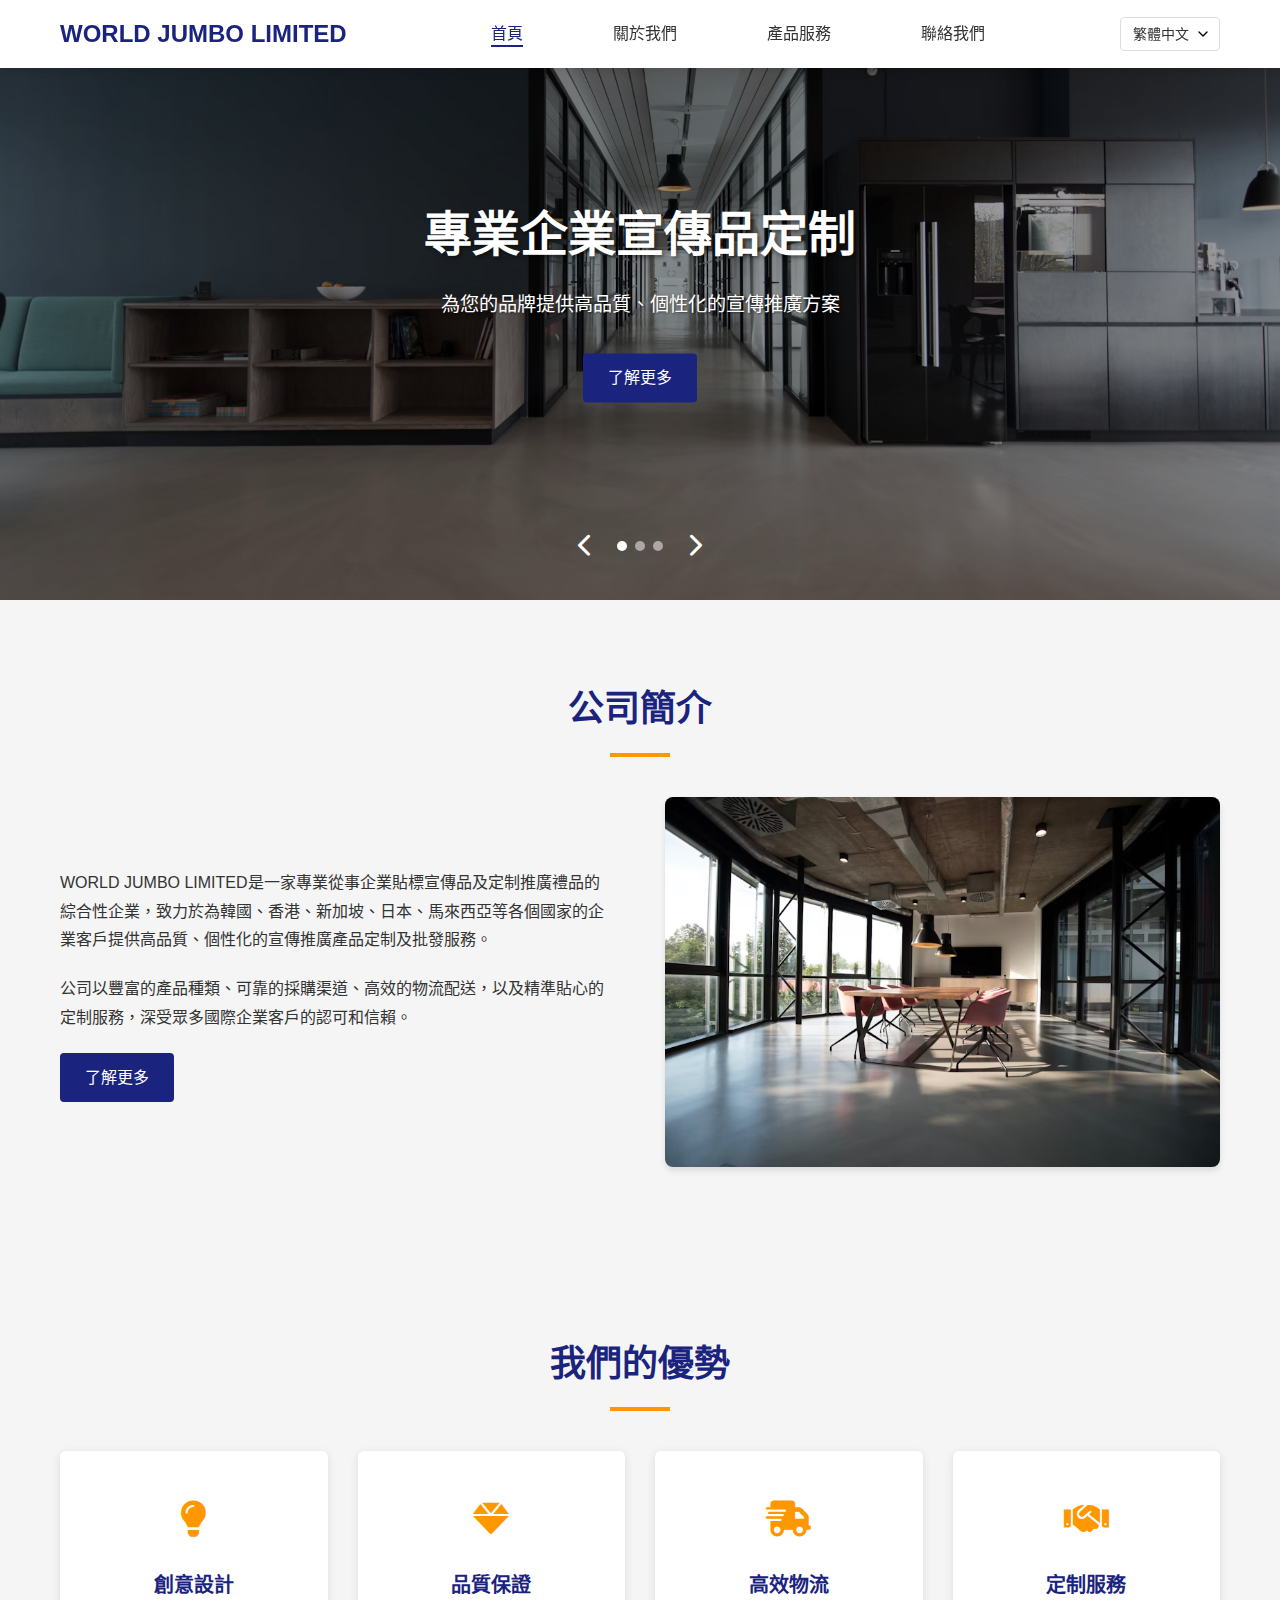
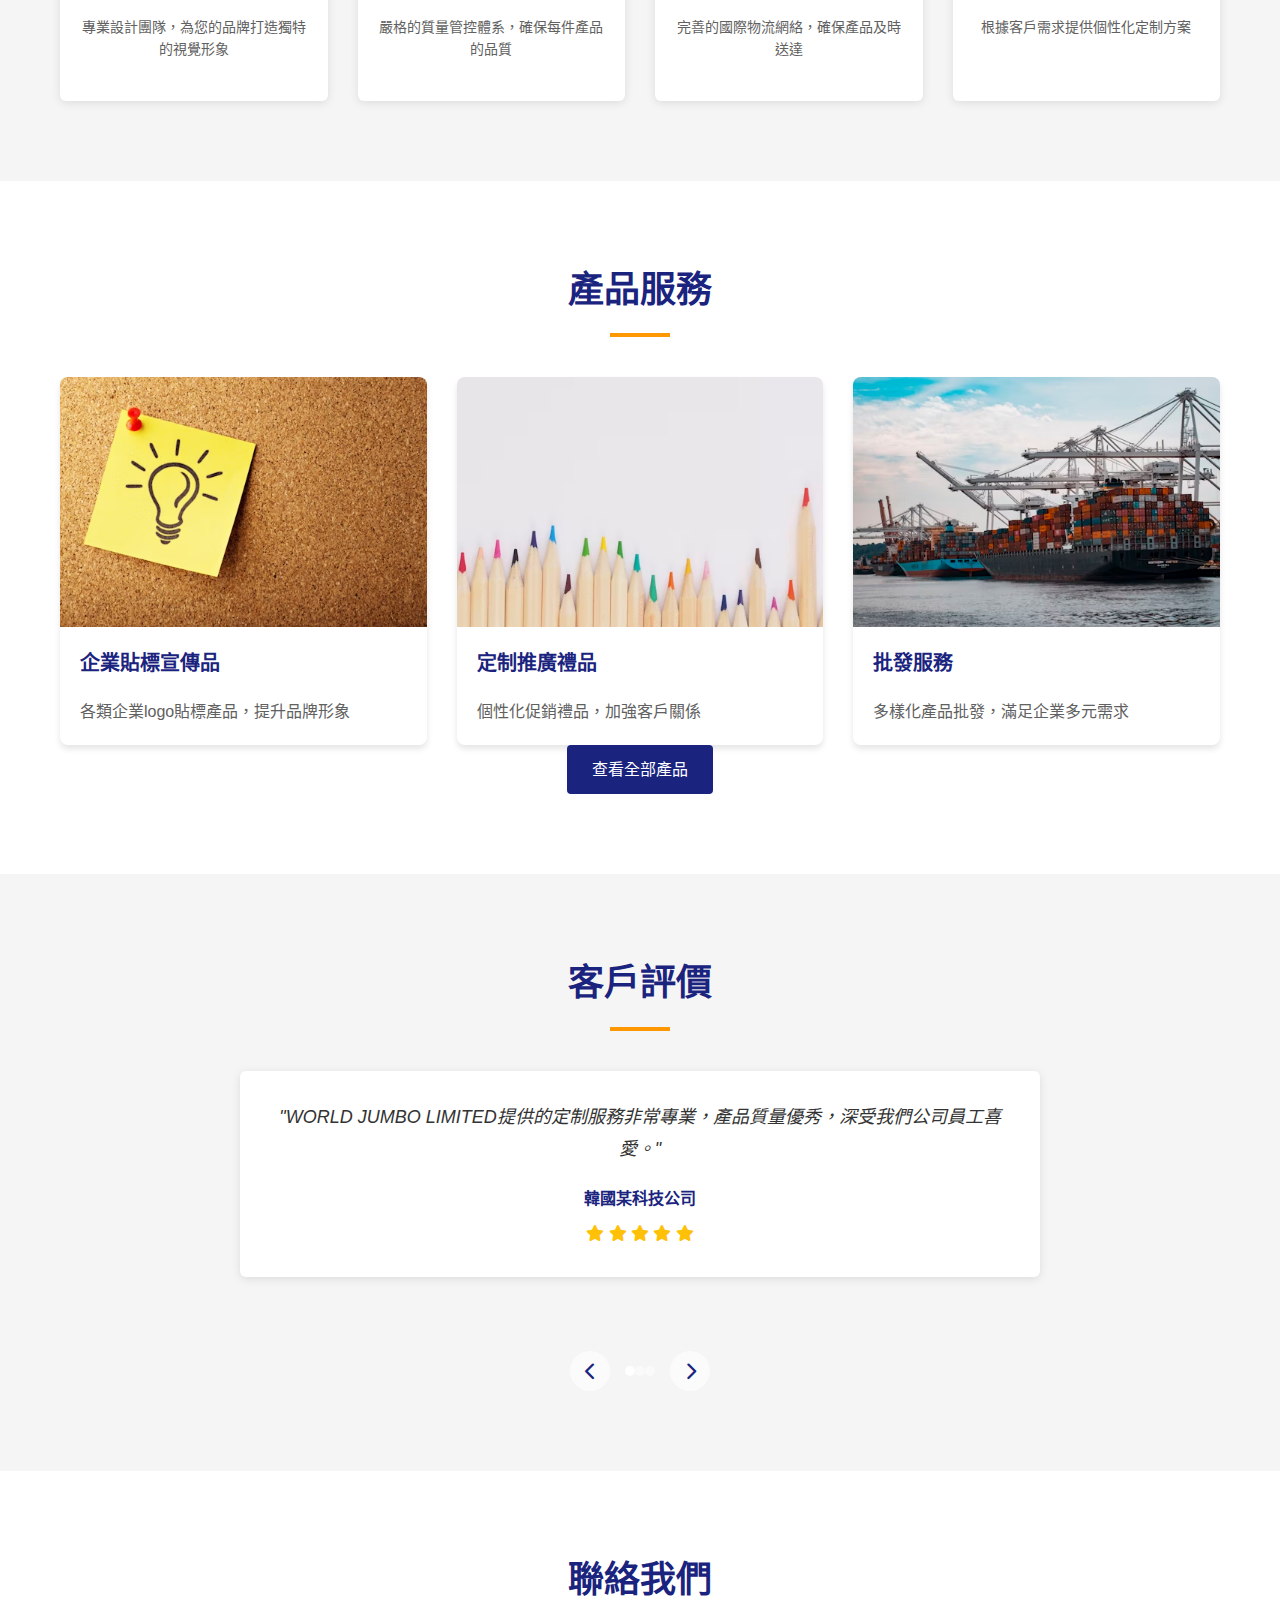
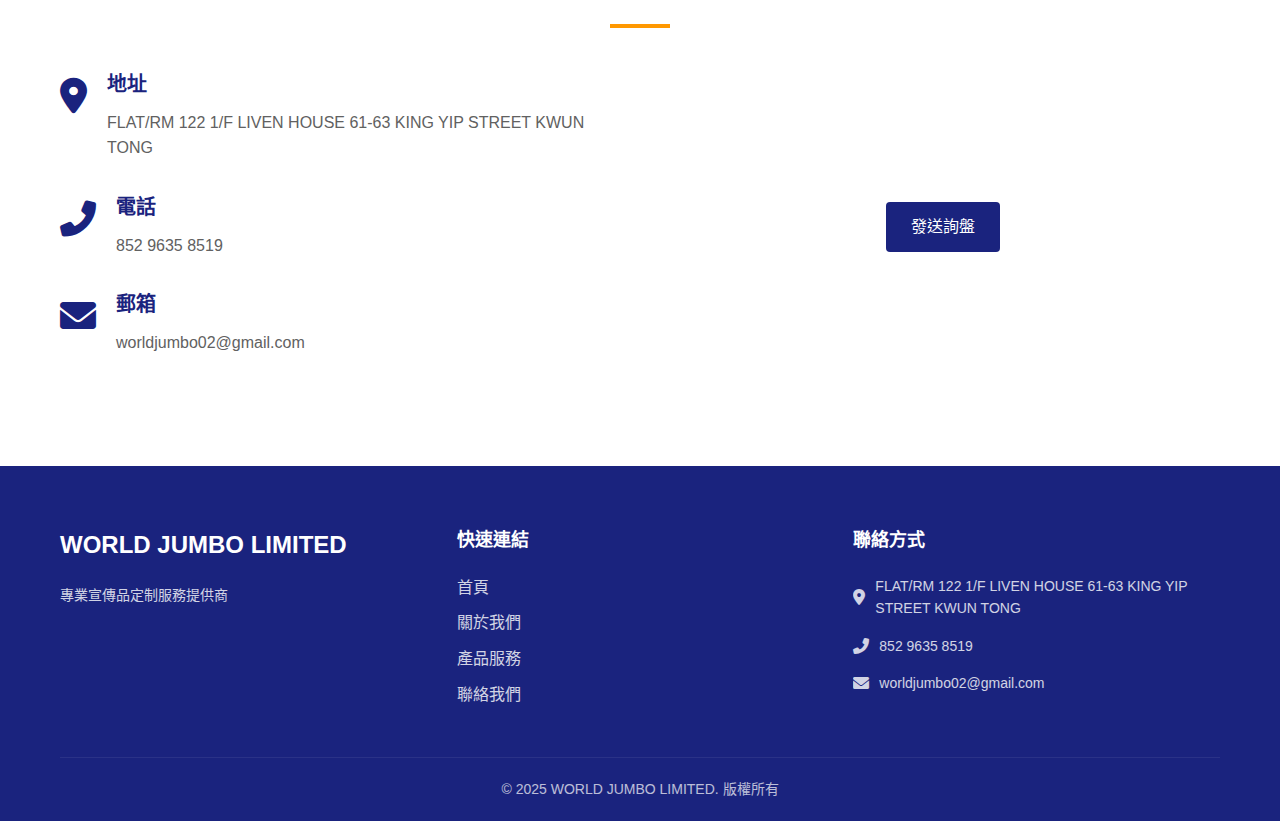
<file: index.html>
<!DOCTYPE html>
<html lang="zh-CN">
<head>
    <meta charset="UTF-8">
    <meta name="viewport" content="width=device-width, initial-scale=1.0">
    <title data-lang="zh-CN">WORLD JUMBO LIMITED - 专业企业宣传品定制服务</title>
    <title data-lang="zh-HK" style="display: none;">WORLD JUMBO LIMITED - 專業企業宣傳品定制服務</title>
    <title data-lang="en" style="display: none;">WORLD JUMBO LIMITED - Professional Corporate Promotional Products</title>
    <link rel="stylesheet" href="css/style.css">
    <link rel="stylesheet" href="https://cdnjs.cloudflare.com/ajax/libs/font-awesome/6.0.0-beta3/css/all.min.css">
</head>
<body>
    <!-- 导航栏 -->
    <header>
        <div class="container">
            <div class="logo">
                <h1>WORLD JUMBO LIMITED</h1>
            </div>
            <nav>
                <ul>
                    <li><a href="index.html" class="active" data-lang="zh-CN">首页</a></li>
                    <li><a href="index.html" class="active" data-lang="zh-HK" style="display: none;">首頁</a></li>
                    <li><a href="index.html" class="active" data-lang="en" style="display: none;">Home</a></li>
                    <li><a href="about.html" data-lang="zh-CN">关于我们</a></li>
                    <li><a href="about.html" data-lang="zh-HK" style="display: none;">關於我們</a></li>
                    <li><a href="about.html" data-lang="en" style="display: none;">About Us</a></li>
                    <li><a href="services.html" data-lang="zh-CN">产品服务</a></li>
                    <li><a href="services.html" data-lang="zh-HK" style="display: none;">產品服務</a></li>
                    <li><a href="services.html" data-lang="en" style="display: none;">Products & Services</a></li>
                    <li><a href="contact.html" data-lang="zh-CN">联系我们</a></li>
                    <li><a href="contact.html" data-lang="zh-HK" style="display: none;">聯絡我們</a></li>
                    <li><a href="contact.html" data-lang="en" style="display: none;">Contact Us</a></li>
                </ul>
            </nav>
            <div class="language-switcher">
                <select id="languageSelect" class="lang-select">
					<option value="zh-HK">繁體中文</option>                   
				    <option value="zh-CN">简体中文</option>
                    <option value="en">English</option>
                </select>
            </div>
            <div class="mobile-menu">
                <i class="fas fa-bars"></i>
            </div>
        </div>
    </header>

    <!-- 轮播图 -->
    <section class="hero-slider">
        <div class="slider-container">
            <div class="slide active" style="background-image: url('images/index/photo-1497366216548-37526070297c.avif');">
                <div class="slide-content">
                    <h2 data-lang="zh-CN">专业企业宣传品定制</h2>
                    <h2 data-lang="zh-HK" style="display: none;">專業企業宣傳品定制</h2>
                    <h2 data-lang="en" style="display: none;">Professional Corporate Promotional Products</h2>
                    <p data-lang="zh-CN">为您的品牌提供高品质、个性化的宣传推广方案</p>
                    <p data-lang="zh-HK" style="display: none;">為您的品牌提供高品質、個性化的宣傳推廣方案</p>
                    <p data-lang="en" style="display: none;">High-quality, personalized promotional solutions for your brand</p>
                    <a href="services.html" class="btn" data-lang="zh-CN">了解更多</a>
                    <a href="services.html" class="btn" data-lang="zh-HK" style="display: none;">了解更多</a>
                    <a href="services.html" class="btn" data-lang="en" style="display: none;">Learn More</a>
                </div>
            </div>
            <div class="slide" style="background-image: url('images/index/photo-1454165804606-c3d57bc86b40.avif');">
                <div class="slide-content">
                    <h2 data-lang="zh-CN">国际化服务网络</h2>
                    <h2 data-lang="zh-HK" style="display: none;">國際化服務網絡</h2>
                    <h2 data-lang="en" style="display: none;">International Service Network</h2>
                    <p data-lang="zh-CN">为韩国、香港、新加坡、日本、马来西亚等国家企业提供服务</p>
                    <p data-lang="zh-HK" style="display: none;">為韓國、香港、新加坡、日本、馬來西亞等國家企業提供服務</p>
                    <p data-lang="en" style="display: none;">Serving enterprises from Korea, Hong Kong, Singapore, Japan, Malaysia and more</p>
                    <a href="about.html" class="btn" data-lang="zh-CN">关于我们</a>
                    <a href="about.html" class="btn" data-lang="zh-HK" style="display: none;">關於我們</a>
                    <a href="about.html" class="btn" data-lang="en" style="display: none;">About Us</a>
                </div>
            </div>
            <div class="slide" style="background-image: url('images/index/photo-1557804506-669a67965ba0.avif');">
                <div class="slide-content">
                    <h2 data-lang="zh-CN">一站式定制解决方案</h2>
                    <h2 data-lang="zh-HK" style="display: none;">一站式定制解決方案</h2>
                    <h2 data-lang="en" style="display: none;">One-Stop Customization Solution</h2>
                    <p data-lang="zh-CN">从设计到生产，为您的企业提供全方位宣传品定制服务</p>
                    <p data-lang="zh-HK" style="display: none;">從設計到生產，為您的企業提供全方位宣傳品定制服務</p>
                    <p data-lang="en" style="display: none;">Comprehensive promotional product customization service from design to production</p>
                    <a href="contact.html" class="btn" data-lang="zh-CN">联系我们</a>
                    <a href="contact.html" class="btn" data-lang="zh-HK" style="display: none;">聯絡我們</a>
                    <a href="contact.html" class="btn" data-lang="en" style="display: none;">Contact Us</a>
                </div>
            </div>
        </div>
        <div class="slider-controls">
            <button class="prev-btn"><i class="fas fa-chevron-left"></i></button>
            <div class="slider-dots">
                <span class="dot active" data-index="0"></span>
                <span class="dot" data-index="1"></span>
                <span class="dot" data-index="2"></span>
            </div>
            <button class="next-btn"><i class="fas fa-chevron-right"></i></button>
        </div>
    </section>

    <!-- 公司简介 -->
    <section class="about-preview">
        <div class="container">
            <div class="section-header">
                <h2 data-lang="zh-CN">公司简介</h2>
                <h2 data-lang="zh-HK" style="display: none;">公司簡介</h2>
                <h2 data-lang="en" style="display: none;">Company Profile</h2>
                <div class="divider"></div>
            </div>
            <div class="about-content">
                <div class="about-text">
                    <p data-lang="zh-CN">WORLD JUMBO LIMITED是一家专业从事企业贴标宣传品及定制推广礼品的综合性企业，致力于为韩国、香港、新加坡、日本、马来西亚等各个国家的企业客户提供高品质、个性化的宣传推广产品定制及批发服务。</p>
                    <p data-lang="zh-HK" style="display: none;">WORLD JUMBO LIMITED是一家專業從事企業貼標宣傳品及定制推廣禮品的綜合性企業，致力於為韓國、香港、新加坡、日本、馬來西亞等各個國家的企業客戶提供高品質、個性化的宣傳推廣產品定制及批發服務。</p>
                    <p data-lang="en" style="display: none;">WORLD JUMBO LIMITED is a comprehensive enterprise specializing in corporate labeled promotional products and customized promotional gifts. We are committed to providing high-quality, personalized promotional product customization and wholesale services to corporate clients from various countries including Korea, Hong Kong, Singapore, Japan, and Malaysia.</p>
                    <p data-lang="zh-CN">公司以丰富的产品种类、可靠的采购渠道、高效的物流配送，以及精准贴心的定制服务，深受众多国际企业客户的认可和信赖。</p>
                    <p data-lang="zh-HK" style="display: none;">公司以豐富的產品種類、可靠的採購渠道、高效的物流配送，以及精準貼心的定制服務，深受眾多國際企業客戶的認可和信賴。</p>
                    <p data-lang="en" style="display: none;">With our diverse product range, reliable procurement channels, efficient logistics distribution, and precise customized services, we have earned the recognition and trust of numerous international corporate clients.</p>
                    <a href="about.html" class="btn" data-lang="zh-CN">了解更多</a>
                    <a href="about.html" class="btn" data-lang="zh-HK" style="display: none;">了解更多</a>
                    <a href="about.html" class="btn" data-lang="en" style="display: none;">Learn More</a>
                </div>
                <div class="about-image">
                    <img src="images/index/photo-1497366811353-6870744d04b2.avif" alt="公司办公环境">
                </div>
            </div>
        </div>
    </section>

    <!-- 服务特点 -->
    <section class="features">
        <div class="container">
            <div class="section-header">
                <h2 data-lang="zh-CN">我们的优势</h2>
                <h2 data-lang="zh-HK" style="display: none;">我們的優勢</h2>
                <h2 data-lang="en" style="display: none;">Our Advantages</h2>
                <div class="divider"></div>
            </div>
            <div class="feature-grid">
                <div class="feature-item">
                    <div class="feature-icon">
                        <i class="fas fa-lightbulb"></i>
                    </div>
                    <h3 data-lang="zh-CN">创意设计</h3>
                    <h3 data-lang="zh-HK" style="display: none;">創意設計</h3>
                    <h3 data-lang="en" style="display: none;">Creative Design</h3>
                    <p data-lang="zh-CN">专业设计团队，为您的品牌打造独特的视觉形象</p>
                    <p data-lang="zh-HK" style="display: none;">專業設計團隊，為您的品牌打造獨特的視覺形象</p>
                    <p data-lang="en" style="display: none;">Professional design team creating unique visual identity for your brand</p>
                </div>
                <div class="feature-item">
                    <div class="feature-icon">
                        <i class="fas fa-gem"></i>
                    </div>
                    <h3 data-lang="zh-CN">品质保证</h3>
                    <h3 data-lang="zh-HK" style="display: none;">品質保證</h3>
                    <h3 data-lang="en" style="display: none;">Quality Assurance</h3>
                    <p data-lang="zh-CN">严格的质量管控体系，确保每件产品的品质</p>
                    <p data-lang="zh-HK" style="display: none;">嚴格的質量管控體系，確保每件產品的品質</p>
                    <p data-lang="en" style="display: none;">Strict quality control system ensuring product excellence</p>
                </div>
                <div class="feature-item">
                    <div class="feature-icon">
                        <i class="fas fa-truck-fast"></i>
                    </div>
                    <h3 data-lang="zh-CN">高效物流</h3>
                    <h3 data-lang="zh-HK" style="display: none;">高效物流</h3>
                    <h3 data-lang="en" style="display: none;">Efficient Logistics</h3>
                    <p data-lang="zh-CN">完善的国际物流网络，确保产品及时送达</p>
                    <p data-lang="zh-HK" style="display: none;">完善的國際物流網絡，確保產品及時送達</p>
                    <p data-lang="en" style="display: none;">Comprehensive international logistics network ensuring timely delivery</p>
                </div>
                <div class="feature-item">
                    <div class="feature-icon">
                        <i class="fas fa-handshake"></i>
                    </div>
                    <h3 data-lang="zh-CN">定制服务</h3>
                    <h3 data-lang="zh-HK" style="display: none;">定制服務</h3>
                    <h3 data-lang="en" style="display: none;">Customization Service</h3>
                    <p data-lang="zh-CN">根据客户需求提供个性化定制方案</p>
                    <p data-lang="zh-HK" style="display: none;">根據客戶需求提供個性化定制方案</p>
                    <p data-lang="en" style="display: none;">Personalized customization solutions based on client needs</p>
                </div>
            </div>
        </div>
    </section>

    <!-- 产品展示 -->
    <section class="products-preview">
        <div class="container">
            <div class="section-header">
                <h2 data-lang="zh-CN">产品服务</h2>
                <h2 data-lang="zh-HK" style="display: none;">產品服務</h2>
                <h2 data-lang="en" style="display: none;">Products & Services</h2>
                <div class="divider"></div>
            </div>
            <div class="product-categories">
                <div class="category-item">
                    <div class="category-image">
                        <img src="images/index/photo-1512314889357-e157c22f938d.avif" alt="企业贴标宣传品">
                    </div>
                    <h3 data-lang="zh-CN">企业贴标宣传品</h3>
                    <h3 data-lang="zh-HK" style="display: none;">企業貼標宣傳品</h3>
                    <h3 data-lang="en" style="display: none;">Corporate Labeled Products</h3>
                    <p data-lang="zh-CN">各类企业logo贴标产品，提升品牌形象</p>
                    <p data-lang="zh-HK" style="display: none;">各類企業logo貼標產品，提升品牌形象</p>
                    <p data-lang="en" style="display: none;">Various corporate logo labeled products to enhance brand image</p>
                </div>
                <div class="category-item">
                    <div class="category-image">
                        <img src="images/index/photo-1513542789411-b6a5d4f31634.avif" alt="定制推广礼品">
                    </div>
                    <h3 data-lang="zh-CN">定制推广礼品</h3>
                    <h3 data-lang="zh-HK" style="display: none;">定制推廣禮品</h3>
                    <h3 data-lang="en" style="display: none;">Customized Promotional Gifts</h3>
                    <p data-lang="zh-CN">个性化促销礼品，加强客户关系</p>
                    <p data-lang="zh-HK" style="display: none;">個性化促銷禮品，加強客戶關係</p>
                    <p data-lang="en" style="display: none;">Personalized promotional gifts to strengthen customer relationships</p>
                </div>
                <div class="category-item">
                    <div class="category-image">
                        <img src="images/index/photo-1578575437130-527eed3abbec.avif" alt="批发服务">
                    </div>
                    <h3 data-lang="zh-CN">批发服务</h3>
                    <h3 data-lang="zh-HK" style="display: none;">批發服務</h3>
                    <h3 data-lang="en" style="display: none;">Wholesale Service</h3>
                    <p data-lang="zh-CN">多样化产品批发，满足企业多元需求</p>
                    <p data-lang="zh-HK" style="display: none;">多樣化產品批發，滿足企業多元需求</p>
                    <p data-lang="en" style="display: none;">Diverse product wholesale to meet various corporate needs</p>
                </div>
            </div>
            <div class="text-center">
                <a href="services.html" class="btn" data-lang="zh-CN">查看全部产品</a>
                <a href="services.html" class="btn" data-lang="zh-HK" style="display: none;">查看全部產品</a>
                <a href="services.html" class="btn" data-lang="en" style="display: none;">View All Products</a>
            </div>
        </div>
    </section>

    <!-- 客户反馈 -->
    <section class="testimonials">
        <div class="container">
            <div class="section-header">
                <h2 data-lang="zh-CN">客户评价</h2>
                <h2 data-lang="zh-HK" style="display: none;">客戶評價</h2>
                <h2 data-lang="en" style="display: none;">Customer Reviews</h2>
                <div class="divider"></div>
            </div>
            <div class="testimonial-slider">
                <div class="testimonial-item active">
                    <div class="testimonial-content">
                        <p data-lang="zh-CN">"WORLD JUMBO LIMITED提供的定制服务非常专业，产品质量优秀，深受我们公司员工喜爱。"</p>
                        <p data-lang="zh-HK" style="display: none;">"WORLD JUMBO LIMITED提供的定制服務非常專業，產品質量優秀，深受我們公司員工喜愛。"</p>
                        <p data-lang="en" style="display: none;">"The customization service provided by WORLD JUMBO LIMITED is very professional, with excellent product quality, and is highly appreciated by our company's employees."</p>
                        <div class="client-info">
                            <h4 data-lang="zh-CN">韩国某科技公司</h4>
                            <h4 data-lang="zh-HK" style="display: none;">韓國某科技公司</h4>
                            <h4 data-lang="en" style="display: none;">A Korean Technology Company</h4>
                            <div class="rating">
                                <i class="fas fa-star"></i>
                                <i class="fas fa-star"></i>
                                <i class="fas fa-star"></i>
                                <i class="fas fa-star"></i>
                                <i class="fas fa-star"></i>
                            </div>
                        </div>
                    </div>
                </div>
                <div class="testimonial-item">
                    <div class="testimonial-content">
                        <p data-lang="zh-CN">"物流速度快，产品质量有保证，服务团队专业且响应迅速，是值得长期合作的供应商。"</p>
                        <p data-lang="zh-HK" style="display: none;">"物流速度快，產品質量有保證，服務團隊專業且響應迅速，是值得長期合作的供應商。"</p>
                        <p data-lang="en" style="display: none;">"Fast logistics, guaranteed product quality, professional service team with quick response, a supplier worth long-term cooperation."</p>
                        <div class="client-info">
                            <h4 data-lang="zh-CN">香港某贸易公司</h4>
                            <h4 data-lang="zh-HK" style="display: none;">香港某貿易公司</h4>
                            <h4 data-lang="en" style="display: none;">A Hong Kong Trading Company</h4>
                            <div class="rating">
                                <i class="fas fa-star"></i>
                                <i class="fas fa-star"></i>
                                <i class="fas fa-star"></i>
                                <i class="fas fa-star"></i>
                                <i class="fas fa-star"></i>
                            </div>
                        </div>
                    </div>
                </div>
                <div class="testimonial-item">
                    <div class="testimonial-content">
                        <p data-lang="zh-CN">"定制的企业礼品设计新颖，质量上乘，为我们的品牌推广活动增色不少。"</p>
                        <p data-lang="zh-HK" style="display: none;">"定制的企業禮品設計新穎，質量上乘，為我們的品牌推廣活動增色不少。"</p>
                        <p data-lang="en" style="display: none;">"The customized corporate gifts have innovative designs and excellent quality, adding great value to our brand promotion activities."</p>
                        <div class="client-info">
                            <h4 data-lang="zh-CN">新加坡某零售连锁</h4>
                            <h4 data-lang="zh-HK" style="display: none;">新加坡某零售連鎖</h4>
                            <h4 data-lang="en" style="display: none;">A Singapore Retail Chain</h4>
                            <div class="rating">
                                <i class="fas fa-star"></i>
                                <i class="fas fa-star"></i>
                                <i class="fas fa-star"></i>
                                <i class="fas fa-star"></i>
                                <i class="fas fa-star-half-alt"></i>
                            </div>
                        </div>
                    </div>
                </div>
            </div>
            <div class="testimonial-controls">
                <button class="prev-testimonial"><i class="fas fa-chevron-left"></i></button>
                <div class="testimonial-dots">
                    <span class="dot active" data-index="0"></span>
                    <span class="dot" data-index="1"></span>
                    <span class="dot" data-index="2"></span>
                </div>
                <button class="next-testimonial"><i class="fas fa-chevron-right"></i></button>
            </div>
        </div>
    </section>

    <!-- 联系我们 -->
    <section class="contact-preview">
        <div class="container">
            <div class="section-header">
                <h2 data-lang="zh-CN">联系我们</h2>
                <h2 data-lang="zh-HK" style="display: none;">聯絡我們</h2>
                <h2 data-lang="en" style="display: none;">Contact Us</h2>
                <div class="divider"></div>
            </div>
            <div class="contact-content">
                <div class="contact-info">
                    <div class="info-item">
                        <div class="info-icon">
                            <i class="fas fa-map-marker-alt"></i>
                        </div>
                        <div class="info-text">
                            <h3 data-lang="zh-CN">地址</h3>
                            <h3 data-lang="zh-HK" style="display: none;">地址</h3>
                            <h3 data-lang="en" style="display: none;">Address</h3>
                            <p>FLAT/RM 122 1/F LIVEN HOUSE 61-63 KING YIP STREET KWUN TONG</p>
                        </div>
                    </div>
                    <div class="info-item">
                        <div class="info-icon">
                            <i class="fas fa-phone-alt"></i>
                        </div>
                        <div class="info-text">
                            <h3 data-lang="zh-CN">电话</h3>
                            <h3 data-lang="zh-HK" style="display: none;">電話</h3>
                            <h3 data-lang="en" style="display: none;">Phone</h3>
                            <p>852 9635 8519</p>
                        </div>
                    </div>
                    <div class="info-item">
                        <div class="info-icon">
                            <i class="fas fa-envelope"></i>
                        </div>
                        <div class="info-text">
                            <h3 data-lang="zh-CN">邮箱</h3>
                            <h3 data-lang="zh-HK" style="display: none;">郵箱</h3>
                            <h3 data-lang="en" style="display: none;">Email</h3>
                            <p>worldjumbo02@gmail.com</p>
                        </div>
                    </div>
                </div>
                <div class="contact-form-preview">
                    <a href="contact.html" class="btn" data-lang="zh-CN">发送询盘</a>
                    <a href="contact.html" class="btn" data-lang="zh-HK" style="display: none;">發送詢盤</a>
                    <a href="contact.html" class="btn" data-lang="en" style="display: none;">Send Inquiry</a>
                </div>
            </div>
        </div>
    </section>

    <!-- 页脚 -->
    <footer>
        <div class="container">
            <div class="footer-content">
                <div class="footer-logo">
                    <h2>WORLD JUMBO LIMITED</h2>
                    <p data-lang="zh-CN">专业宣传品定制服务提供商</p>
                    <p data-lang="zh-HK" style="display: none;">專業宣傳品定制服務提供商</p>
                    <p data-lang="en" style="display: none;">Professional Promotional Products Customization Service Provider</p>
                </div>
                <div class="footer-links">
                    <h3 data-lang="zh-CN">快速链接</h3>
                    <h3 data-lang="zh-HK" style="display: none;">快速連結</h3>
                    <h3 data-lang="en" style="display: none;">Quick Links</h3>
                    <ul>
                        <li><a href="index.html" data-lang="zh-CN">首页</a></li>
                        <li><a href="index.html" data-lang="zh-HK" style="display: none;">首頁</a></li>
                        <li><a href="index.html" data-lang="en" style="display: none;">Home</a></li>
                        <li><a href="about.html" data-lang="zh-CN">关于我们</a></li>
                        <li><a href="about.html" data-lang="zh-HK" style="display: none;">關於我們</a></li>
                        <li><a href="about.html" data-lang="en" style="display: none;">About Us</a></li>
                        <li><a href="services.html" data-lang="zh-CN">产品服务</a></li>
                        <li><a href="services.html" data-lang="zh-HK" style="display: none;">產品服務</a></li>
                        <li><a href="services.html" data-lang="en" style="display: none;">Products & Services</a></li>
                        <li><a href="contact.html" data-lang="zh-CN">联系我们</a></li>
                        <li><a href="contact.html" data-lang="zh-HK" style="display: none;">聯絡我們</a></li>
                        <li><a href="contact.html" data-lang="en" style="display: none;">Contact Us</a></li>
                    </ul>
                </div>
                <div class="footer-contact">
                    <h3 data-lang="zh-CN">联系方式</h3>
                    <h3 data-lang="zh-HK" style="display: none;">聯絡方式</h3>
                    <h3 data-lang="en" style="display: none;">Contact</h3>
                    <p><i class="fas fa-map-marker-alt"></i> FLAT/RM 122 1/F LIVEN HOUSE 61-63 KING YIP STREET KWUN TONG</p>
                    <p><i class="fas fa-phone-alt"></i> 852 9635 8519</p>
                    <p><i class="fas fa-envelope"></i> worldjumbo02@gmail.com</p>
                </div>
            </div>
            <div class="footer-bottom">
                <p data-lang="zh-CN">&copy; 2025 WORLD JUMBO LIMITED. 版权所有</p>
                <p data-lang="zh-HK" style="display: none;">&copy; 2025 WORLD JUMBO LIMITED. 版權所有</p>
                <p data-lang="en" style="display: none;">&copy; 2025 WORLD JUMBO LIMITED. All Rights Reserved</p>
            </div>
        </div>
    </footer>

    <script src="js/main.js"></script>
    <script>
        // 语言切换功能
        document.addEventListener('DOMContentLoaded', function() {
            const languageSelect = document.getElementById('languageSelect');
            const currentLang = localStorage.getItem('preferredLang') || 'zh-HK';
            
            // 设置初始语言
            languageSelect.value = currentLang;
            switchLanguage(currentLang);
            
            // 语言切换下拉框事件
            languageSelect.addEventListener('change', function() {
                const lang = this.value;
                switchLanguage(lang);
                localStorage.setItem('preferredLang', lang);
            });
            
            function switchLanguage(lang) {
                // 切换所有语言相关元素
                document.querySelectorAll('[data-lang]').forEach(element => {
                    if (element.getAttribute('data-lang') === lang) {
                        element.style.display = '';
                    } else {
                        element.style.display = 'none';
                    }
                });
                
                // 更新HTML lang属性
                document.documentElement.lang = lang;
            }
        });
    </script>
</body>
</html>
</file>
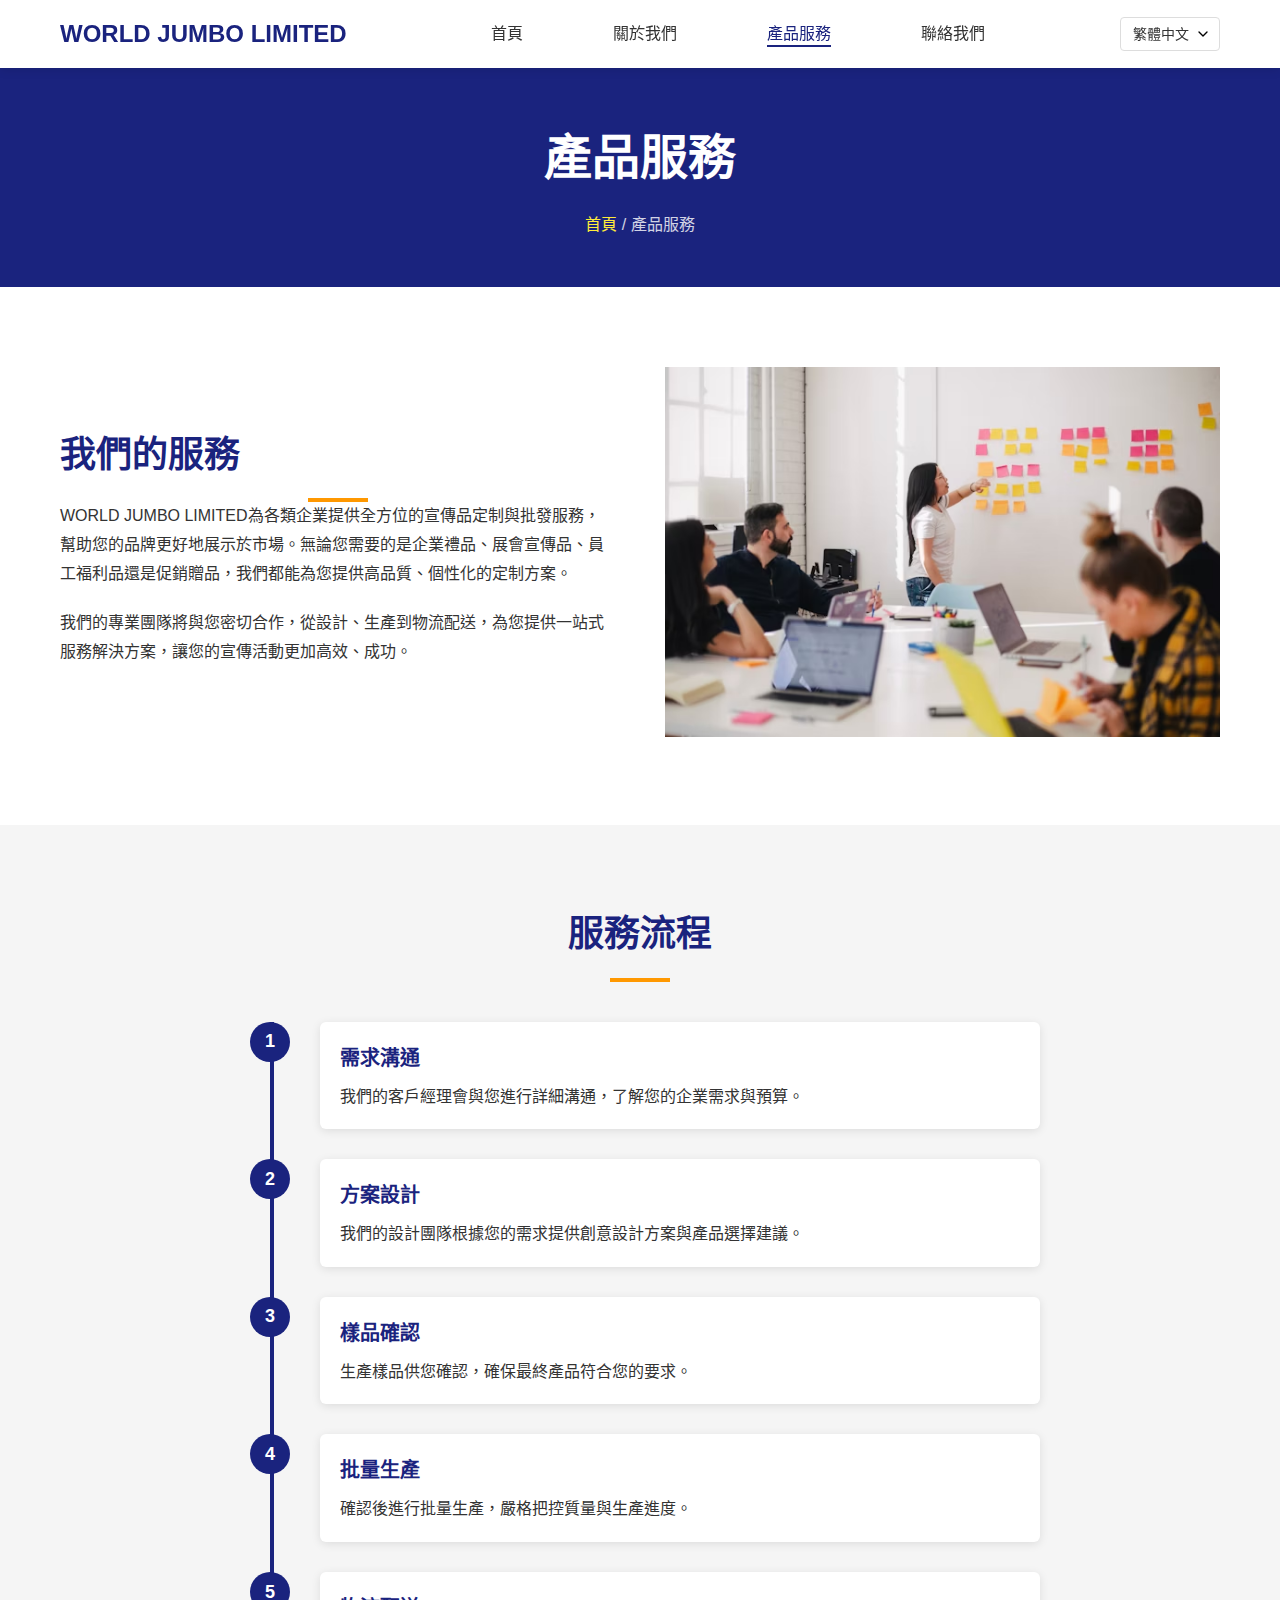
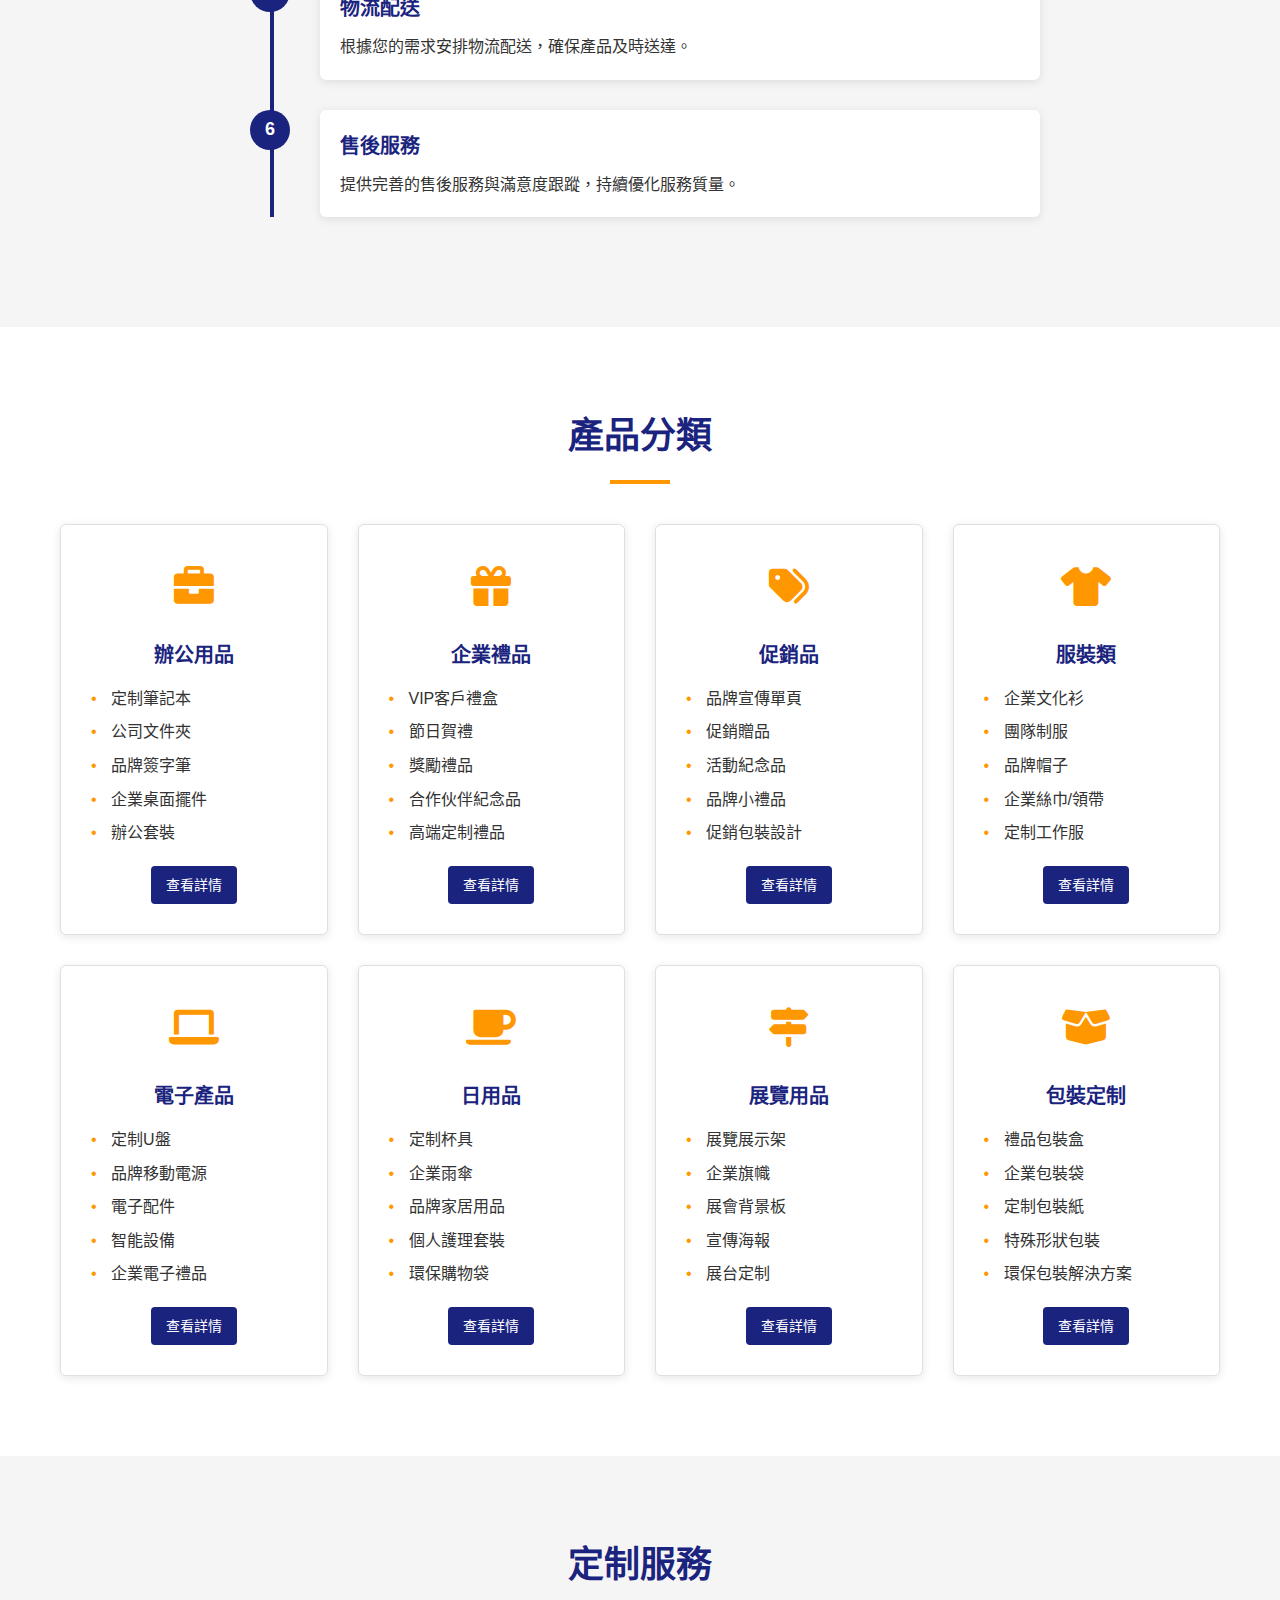
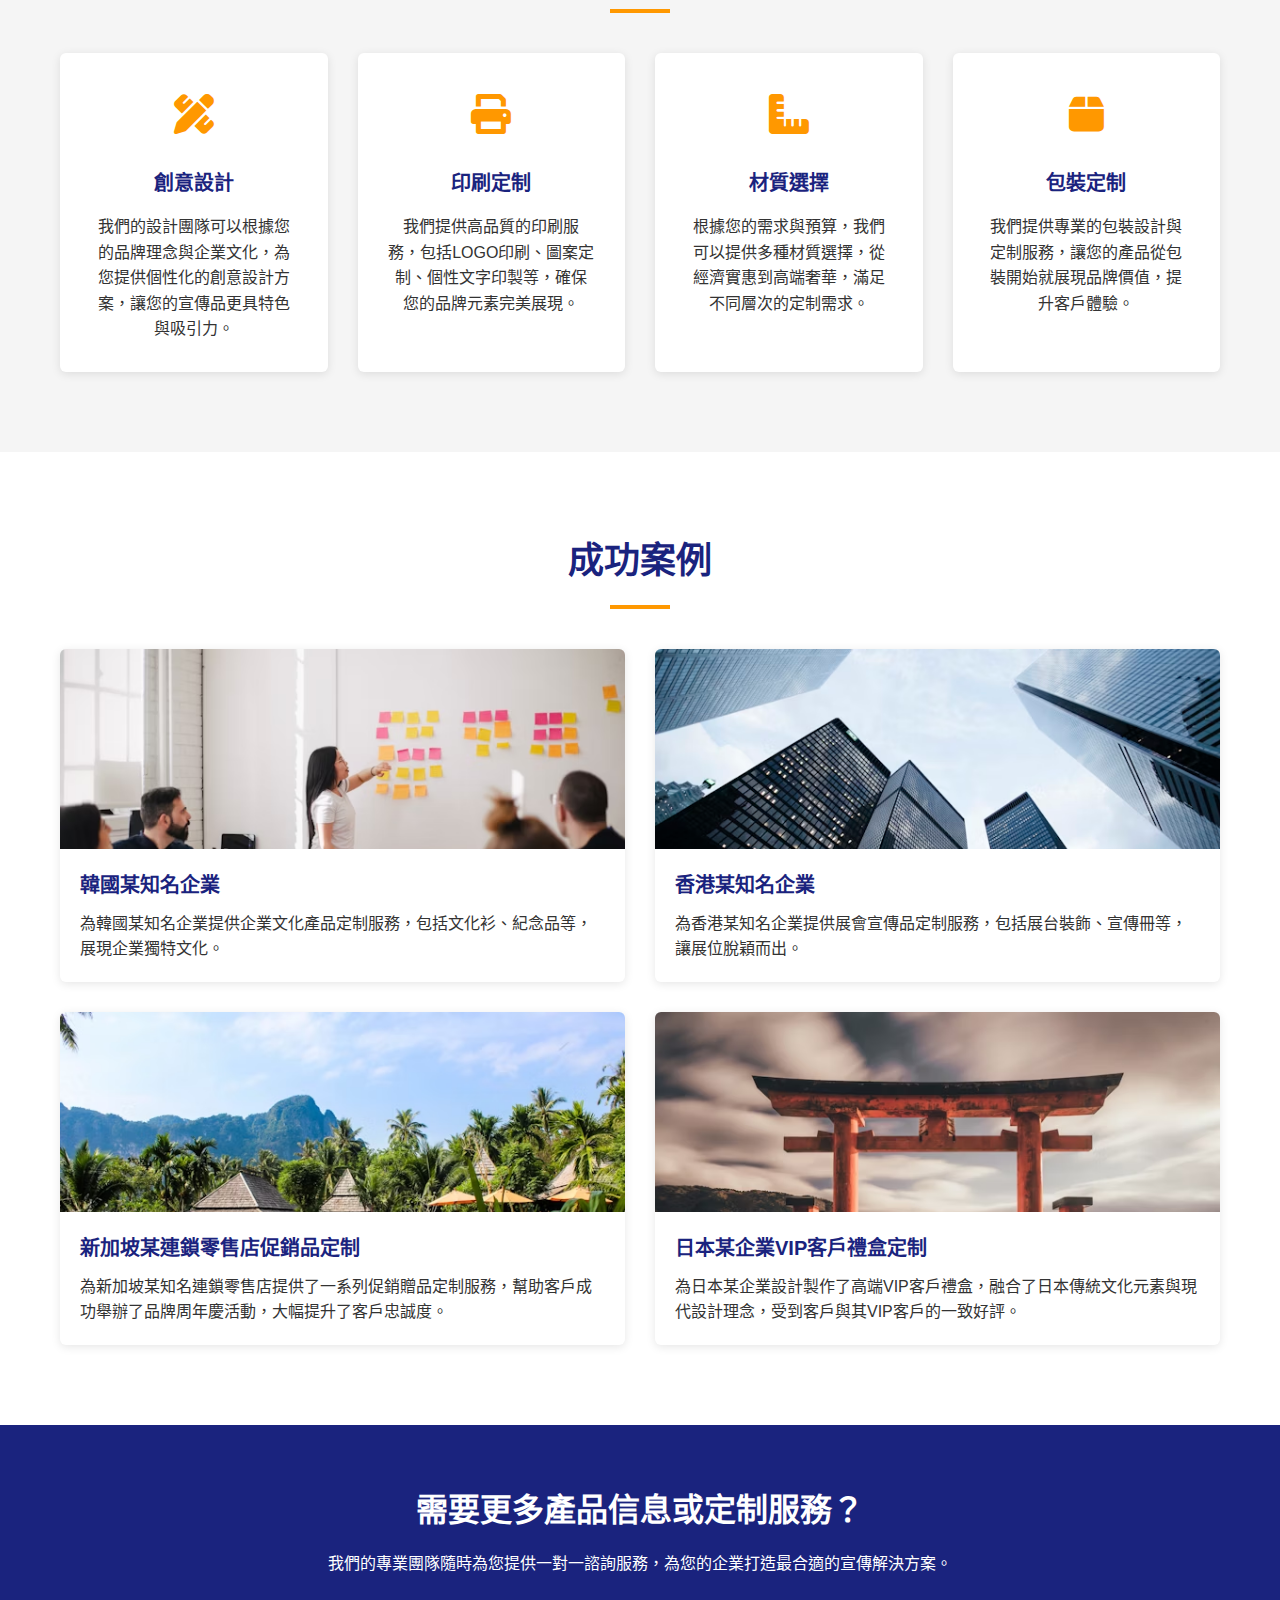
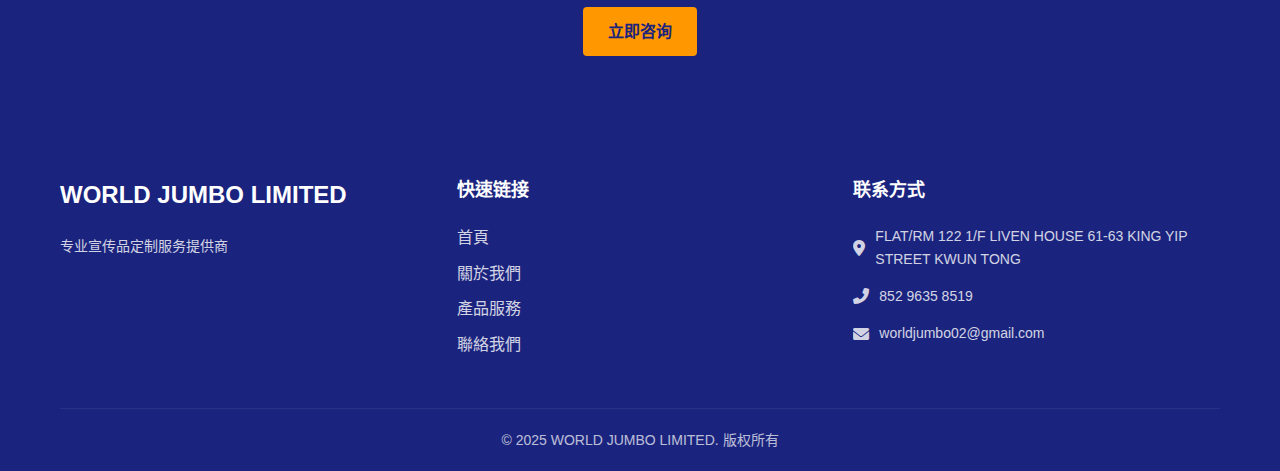
<file: services.html>
<!DOCTYPE html>
<html lang="zh-CN">
<head>
    <meta charset="UTF-8">
    <meta name="viewport" content="width=device-width, initial-scale=1.0">
    <title>WORLD JUMBO LIMITED</title>
    <link rel="stylesheet" href="css/style.css">
    <link rel="stylesheet" href="https://cdnjs.cloudflare.com/ajax/libs/font-awesome/6.0.0-beta3/css/all.min.css">
</head>
<body>
    <!-- 导航栏 -->
    <header>
        <div class="container">
            <div class="logo">
                <h1>WORLD JUMBO LIMITED</h1>
            </div>
            <nav>
                <ul>
                    <li><a href="index.html" data-lang="zh-CN">首页</a></li>
                    <li><a href="index.html" data-lang="zh-HK" style="display: none;">首頁</a></li>
                    <li><a href="index.html" data-lang="en" style="display: none;">Home</a></li>
                    <li><a href="about.html" data-lang="zh-CN">关于我们</a></li>
                    <li><a href="about.html" data-lang="zh-HK" style="display: none;">關於我們</a></li>
                    <li><a href="about.html" data-lang="en" style="display: none;">About Us</a></li>
                    <li><a href="services.html" class="active" data-lang="zh-CN">产品服务</a></li>
                    <li><a href="services.html" class="active" data-lang="zh-HK" style="display: none;">產品服務</a></li>
                    <li><a href="services.html" class="active" data-lang="en" style="display: none;">Products & Services</a></li>
                    <li><a href="contact.html" data-lang="zh-CN">联系我们</a></li>
                    <li><a href="contact.html" data-lang="zh-HK" style="display: none;">聯絡我們</a></li>
                    <li><a href="contact.html" data-lang="en" style="display: none;">Contact Us</a></li>
                </ul>
            </nav>
            <div class="language-switcher">
                <select id="languageSelect" class="lang-select">
				  <option value="zh-HK">繁體中文</option>
                    <option value="zh-CN">简体中文</option>
                  
                    <option value="en">English</option>
                </select>
            </div>
            <div class="mobile-menu">
                <i class="fas fa-bars"></i>
            </div>
        </div>
    </header>

    <!-- 页面标题 -->
    <section class="page-header">
        <div class="container">
            <h1 data-lang="zh-CN">产品服务</h1>
            <h1 data-lang="zh-HK" style="display: none;">產品服務</h1>
            <h1 data-lang="en" style="display: none;">Products & Services</h1>
            <div class="breadcrumb">
                <a href="index.html" data-lang="zh-CN">首页</a>
                <a href="index.html" data-lang="zh-HK" style="display: none;">首頁</a>
                <a href="index.html" data-lang="en" style="display: none;">Home</a>
                <span data-lang="zh-CN"> / 产品服务</span>
                <span data-lang="zh-HK" style="display: none;"> / 產品服務</span>
                <span data-lang="en" style="display: none;"> / Products & Services</span>
            </div>
        </div>
    </section>

    <!-- 服务介绍 -->
    <section class="services-intro">
        <div class="container">
            <div class="services-content">
                <div class="services-text">
                    <h2 data-lang="zh-CN">我们的服务</h2>
                    <h2 data-lang="zh-HK" style="display: none;">我們的服務</h2>
                    <h2 data-lang="en" style="display: none;">Our Services</h2>
                    <div class="divider"></div>
                    <p data-lang="zh-CN">WORLD JUMBO LIMITED为各类企业提供全方位的宣传品定制与批发服务，帮助您的品牌更好地展示于市场。无论您需要的是企业礼品、展会宣传品、员工福利品还是促销赠品，我们都能为您提供高品质、个性化的定制方案。</p>
                    <p data-lang="zh-HK" style="display: none;">WORLD JUMBO LIMITED為各類企業提供全方位的宣傳品定制與批發服務，幫助您的品牌更好地展示於市場。無論您需要的是企業禮品、展會宣傳品、員工福利品還是促銷贈品，我們都能為您提供高品質、個性化的定制方案。</p>
                    <p data-lang="en" style="display: none;">WORLD JUMBO LIMITED provides comprehensive promotional product customization and wholesale services for various enterprises, helping your brand stand out in the market. Whether you need corporate gifts, exhibition promotional items, employee benefits, or promotional giveaways, we can provide you with high-quality, personalized customization solutions.</p>
                    <p data-lang="zh-CN">我们的专业团队将与您密切合作，从设计、生产到物流配送，为您提供一站式服务解决方案，让您的宣传活动更加高效、成功。</p>
                    <p data-lang="zh-HK" style="display: none;">我們的專業團隊將與您密切合作，從設計、生產到物流配送，為您提供一站式服務解決方案，讓您的宣傳活動更加高效、成功。</p>
                    <p data-lang="en" style="display: none;">Our professional team will work closely with you to provide a one-stop service solution from design, production to logistics distribution, making your promotional activities more efficient and successful.</p>
                </div>
                <div class="services-image">
                    <img src="images/service/photo-1552664730-d307ca884978.avif" alt="我们的服务">
                </div>
            </div>
        </div>
    </section>

    <!-- 服务流程 -->
    <section class="service-process">
        <div class="container">
            <div class="section-header">
                <h2 data-lang="zh-CN">服务流程</h2>
                <h2 data-lang="zh-HK" style="display: none;">服務流程</h2>
                <h2 data-lang="en" style="display: none;">Service Process</h2>
                <div class="divider"></div>
            </div>
            <div class="process-steps">
                <div class="process-step">
                    <div class="step-number">1</div>
                    <div class="step-content">
                        <h3 data-lang="zh-CN">需求沟通</h3>
                        <h3 data-lang="zh-HK" style="display: none;">需求溝通</h3>
                        <h3 data-lang="en" style="display: none;">Requirement Communication</h3>
                        <p data-lang="zh-CN">我们的客户经理会与您进行详细沟通，了解您的企业需求与预算。</p>
                        <p data-lang="zh-HK" style="display: none;">我們的客戶經理會與您進行詳細溝通，了解您的企業需求與預算。</p>
                        <p data-lang="en" style="display: none;">Our account managers will communicate with you in detail to understand your business needs and budget.</p>
                    </div>
                </div>
                <div class="process-step">
                    <div class="step-number">2</div>
                    <div class="step-content">
                        <h3 data-lang="zh-CN">方案设计</h3>
                        <h3 data-lang="zh-HK" style="display: none;">方案設計</h3>
                        <h3 data-lang="en" style="display: none;">Solution Design</h3>
                        <p data-lang="zh-CN">我们的设计团队根据您的需求提供创意设计方案与产品选择建议。</p>
                        <p data-lang="zh-HK" style="display: none;">我們的設計團隊根據您的需求提供創意設計方案與產品選擇建議。</p>
                        <p data-lang="en" style="display: none;">Our design team provides creative design solutions and product selection recommendations based on your requirements.</p>
                    </div>
                </div>
                <div class="process-step">
                    <div class="step-number">3</div>
                    <div class="step-content">
                        <h3 data-lang="zh-CN">样品确认</h3>
                        <h3 data-lang="zh-HK" style="display: none;">樣品確認</h3>
                        <h3 data-lang="en" style="display: none;">Sample Confirmation</h3>
                        <p data-lang="zh-CN">生产样品供您确认，确保最终产品符合您的要求。</p>
                        <p data-lang="zh-HK" style="display: none;">生產樣品供您確認，確保最終產品符合您的要求。</p>
                        <p data-lang="en" style="display: none;">Produce samples for your confirmation to ensure the final product meets your requirements.</p>
                    </div>
                </div>
                <div class="process-step">
                    <div class="step-number">4</div>
                    <div class="step-content">
                        <h3 data-lang="zh-CN">批量生产</h3>
                        <h3 data-lang="zh-HK" style="display: none;">批量生產</h3>
                        <h3 data-lang="en" style="display: none;">Mass Production</h3>
                        <p data-lang="zh-CN">确认后进行批量生产，严格把控质量与生产进度。</p>
                        <p data-lang="zh-HK" style="display: none;">確認後進行批量生產，嚴格把控質量與生產進度。</p>
                        <p data-lang="en" style="display: none;">After confirmation, proceed with mass production while strictly controlling quality and production progress.</p>
                    </div>
                </div>
                <div class="process-step">
                    <div class="step-number">5</div>
                    <div class="step-content">
                        <h3 data-lang="zh-CN">物流配送</h3>
                        <h3 data-lang="zh-HK" style="display: none;">物流配送</h3>
                        <h3 data-lang="en" style="display: none;">Logistics Delivery</h3>
                        <p data-lang="zh-CN">根据您的需求安排物流配送，确保产品及时送达。</p>
                        <p data-lang="zh-HK" style="display: none;">根據您的需求安排物流配送，確保產品及時送達。</p>
                        <p data-lang="en" style="display: none;">Arrange logistics delivery according to your needs to ensure timely product delivery.</p>
                    </div>
                </div>
                <div class="process-step">
                    <div class="step-number">6</div>
                    <div class="step-content">
                        <h3 data-lang="zh-CN">售后服务</h3>
                        <h3 data-lang="zh-HK" style="display: none;">售後服務</h3>
                        <h3 data-lang="en" style="display: none;">After-sales Service</h3>
                        <p data-lang="zh-CN">提供完善的售后服务与满意度跟踪，持续优化服务质量。</p>
                        <p data-lang="zh-HK" style="display: none;">提供完善的售後服務與滿意度跟蹤，持續優化服務質量。</p>
                        <p data-lang="en" style="display: none;">Provide comprehensive after-sales service and satisfaction tracking to continuously optimize service quality.</p>
                    </div>
                </div>
            </div>
        </div>
    </section>

    <!-- 产品分类 -->
    <section class="product-categories-section">
        <div class="container">
            <div class="section-header">
                <h2 data-lang="zh-CN">产品分类</h2>
                <h2 data-lang="zh-HK" style="display: none;">產品分類</h2>
                <h2 data-lang="en" style="display: none;">Product Categories</h2>
                <div class="divider"></div>
            </div>
            <div class="categories-grid">
                <div class="category-card">
                    <div class="category-icon">
                        <i class="fas fa-briefcase"></i>
                    </div>
                    <h3 data-lang="zh-CN">办公用品</h3>
                    <h3 data-lang="zh-HK" style="display: none;">辦公用品</h3>
                    <h3 data-lang="en" style="display: none;">Office Supplies</h3>
                    <ul class="category-items">
                        <li data-lang="zh-CN">定制笔记本</li>
                        <li data-lang="zh-HK" style="display: none;">定制筆記本</li>
                        <li data-lang="en" style="display: none;">Custom Notebooks</li>
                        <li data-lang="zh-CN">公司文件夹</li>
                        <li data-lang="zh-HK" style="display: none;">公司文件夾</li>
                        <li data-lang="en" style="display: none;">Company Folders</li>
                        <li data-lang="zh-CN">品牌签字笔</li>
                        <li data-lang="zh-HK" style="display: none;">品牌簽字筆</li>
                        <li data-lang="en" style="display: none;">Branded Pens</li>
                        <li data-lang="zh-CN">企业桌面摆件</li>
                        <li data-lang="zh-HK" style="display: none;">企業桌面擺件</li>
                        <li data-lang="en" style="display: none;">Desktop Decorations</li>
                        <li data-lang="zh-CN">办公套装</li>
                        <li data-lang="zh-HK" style="display: none;">辦公套裝</li>
                        <li data-lang="en" style="display: none;">Office Sets</li>
                    </ul>
                    <a href="#" class="btn small" data-lang="zh-CN">查看详情</a>
                    <a href="#" class="btn small" data-lang="zh-HK" style="display: none;">查看詳情</a>
                    <a href="#" class="btn small" data-lang="en" style="display: none;">View Details</a>
                </div>
                <div class="category-card">
                    <div class="category-icon">
                        <i class="fas fa-gift"></i>
                    </div>
                    <h3 data-lang="zh-CN">企业礼品</h3>
                    <h3 data-lang="zh-HK" style="display: none;">企業禮品</h3>
                    <h3 data-lang="en" style="display: none;">Corporate Gifts</h3>
                    <ul class="category-items">
                        <li data-lang="zh-CN">VIP客户礼盒</li>
                        <li data-lang="zh-HK" style="display: none;">VIP客戶禮盒</li>
                        <li data-lang="en" style="display: none;">VIP Client Gift Box</li>
                        <li data-lang="zh-CN">节日贺礼</li>
                        <li data-lang="zh-HK" style="display: none;">節日賀禮</li>
                        <li data-lang="en" style="display: none;">Festive Gift</li>
                        <li data-lang="zh-CN">奖励礼品</li>
                        <li data-lang="zh-HK" style="display: none;">獎勵禮品</li>
                        <li data-lang="en" style="display: none;">Reward Gift</li>
                        <li data-lang="zh-CN">合作伙伴纪念品</li>
                        <li data-lang="zh-HK" style="display: none;">合作伙伴紀念品</li>
                        <li data-lang="en" style="display: none;">Partner Commemorative</li>
                        <li data-lang="zh-CN">高端定制礼品</li>
                        <li data-lang="zh-HK" style="display: none;">高端定制禮品</li>
                        <li data-lang="en" style="display: none;">High-end Customized Gift</li>
                    </ul>
                    <a href="#" class="btn small" data-lang="zh-CN">查看详情</a>
                    <a href="#" class="btn small" data-lang="zh-HK" style="display: none;">查看詳情</a>
                    <a href="#" class="btn small" data-lang="en" style="display: none;">View Details</a>
                </div>
                <div class="category-card">
                    <div class="category-icon">
                        <i class="fas fa-tags"></i>
                    </div>
                    <h3 data-lang="zh-CN">促销品</h3>
                    <h3 data-lang="zh-HK" style="display: none;">促銷品</h3>
                    <h3 data-lang="en" style="display: none;">Promotional Items</h3>
                    <ul class="category-items">
                        <li data-lang="zh-CN">品牌宣传单页</li>
                        <li data-lang="zh-HK" style="display: none;">品牌宣傳單頁</li>
                        <li data-lang="en" style="display: none;">Brand Promotion Flyer</li>
                        <li data-lang="zh-CN">促销赠品</li>
                        <li data-lang="zh-HK" style="display: none;">促銷贈品</li>
                        <li data-lang="en" style="display: none;">Promotional Giveaways</li>
                        <li data-lang="zh-CN">活动纪念品</li>
                        <li data-lang="zh-HK" style="display: none;">活動紀念品</li>
                        <li data-lang="en" style="display: none;">Event Memorabilia</li>
                        <li data-lang="zh-CN">品牌小礼品</li>
                        <li data-lang="zh-HK" style="display: none;">品牌小禮品</li>
                        <li data-lang="en" style="display: none;">Brand Mini Gift</li>
                        <li data-lang="zh-CN">促销包装设计</li>
                        <li data-lang="zh-HK" style="display: none;">促銷包裝設計</li>
                        <li data-lang="en" style="display: none;">Promotional Packaging Design</li>
                    </ul>
                    <a href="#" class="btn small" data-lang="zh-CN">查看详情</a>
                    <a href="#" class="btn small" data-lang="zh-HK" style="display: none;">查看詳情</a>
                    <a href="#" class="btn small" data-lang="en" style="display: none;">View Details</a>
                </div>
                <div class="category-card">
                    <div class="category-icon">
                        <i class="fas fa-tshirt"></i>
                    </div>
                    <h3 data-lang="zh-CN">服装类</h3>
                    <h3 data-lang="zh-HK" style="display: none;">服裝類</h3>
                    <h3 data-lang="en" style="display: none;">Apparel</h3>
                    <ul class="category-items">
                        <li data-lang="zh-CN">企业文化衫</li>
                        <li data-lang="zh-HK" style="display: none;">企業文化衫</li>
                        <li data-lang="en" style="display: none;">Corporate Culture T-shirt</li>
                        <li data-lang="zh-CN">团队制服</li>
                        <li data-lang="zh-HK" style="display: none;">團隊制服</li>
                        <li data-lang="en" style="display: none;">Team Uniform</li>
                        <li data-lang="zh-CN">品牌帽子</li>
                        <li data-lang="zh-HK" style="display: none;">品牌帽子</li>
                        <li data-lang="en" style="display: none;">Brand Hat</li>
                        <li data-lang="zh-CN">企业丝巾/领带</li>
                        <li data-lang="zh-HK" style="display: none;">企業絲巾/領帶</li>
                        <li data-lang="en" style="display: none;">Corporate Scarf/Tie</li>
                        <li data-lang="zh-CN">定制工作服</li>
                        <li data-lang="zh-HK" style="display: none;">定制工作服</li>
                        <li data-lang="en" style="display: none;">Customized Work Uniform</li>
                    </ul>
                    <a href="#" class="btn small" data-lang="zh-CN">查看详情</a>
                    <a href="#" class="btn small" data-lang="zh-HK" style="display: none;">查看詳情</a>
                    <a href="#" class="btn small" data-lang="en" style="display: none;">View Details</a>
                </div>
                <div class="category-card">
                    <div class="category-icon">
                        <i class="fas fa-laptop"></i>
                    </div>
                    <h3 data-lang="zh-CN">电子产品</h3>
                    <h3 data-lang="zh-HK" style="display: none;">電子產品</h3>
                    <h3 data-lang="en" style="display: none;">Electronic Products</h3>
                    <ul class="category-items">
                        <li data-lang="zh-CN">定制U盘</li>
                        <li data-lang="zh-HK" style="display: none;">定制U盤</li>
                        <li data-lang="en" style="display: none;">Customized USB Drive</li>
                        <li data-lang="zh-CN">品牌移动电源</li>
                        <li data-lang="zh-HK" style="display: none;">品牌移動電源</li>
                        <li data-lang="en" style="display: none;">Brand Mobile Power</li>
                        <li data-lang="zh-CN">电子配件</li>
                        <li data-lang="zh-HK" style="display: none;">電子配件</li>
                        <li data-lang="en" style="display: none;">Electronic Accessories</li>
                        <li data-lang="zh-CN">智能设备</li>
                        <li data-lang="zh-HK" style="display: none;">智能設備</li>
                        <li data-lang="en" style="display: none;">Smart Devices</li>
                        <li data-lang="zh-CN">企业电子礼品</li>
                        <li data-lang="zh-HK" style="display: none;">企業電子禮品</li>
                        <li data-lang="en" style="display: none;">Corporate Electronic Gift</li>
                    </ul>
                    <a href="#" class="btn small" data-lang="zh-CN">查看详情</a>
                    <a href="#" class="btn small" data-lang="zh-HK" style="display: none;">查看詳情</a>
                    <a href="#" class="btn small" data-lang="en" style="display: none;">View Details</a>
                </div>
                <div class="category-card">
                    <div class="category-icon">
                        <i class="fas fa-coffee"></i>
                    </div>
                    <h3 data-lang="zh-CN">日用品</h3>
                    <h3 data-lang="zh-HK" style="display: none;">日用品</h3>
                    <h3 data-lang="en" style="display: none;">Daily Necessities</h3>
                    <ul class="category-items">
                        <li data-lang="zh-CN">定制杯具</li>
                        <li data-lang="zh-HK" style="display: none;">定制杯具</li>
                        <li data-lang="en" style="display: none;">Customized Cupware</li>
                        <li data-lang="zh-CN">企业雨伞</li>
                        <li data-lang="zh-HK" style="display: none;">企業雨傘</li>
                        <li data-lang="en" style="display: none;">Corporate Umbrella</li>
                        <li data-lang="zh-CN">品牌家居用品</li>
                        <li data-lang="zh-HK" style="display: none;">品牌家居用品</li>
                        <li data-lang="en" style="display: none;">Brand Home Essentials</li>
                        <li data-lang="zh-CN">个人护理套装</li>
                        <li data-lang="zh-HK" style="display: none;">個人護理套裝</li>
                        <li data-lang="en" style="display: none;">Personal Care Kit</li>
                        <li data-lang="zh-CN">环保购物袋</li>
                        <li data-lang="zh-HK" style="display: none;">環保購物袋</li>
                        <li data-lang="en" style="display: none;">Eco-friendly Shopping Bag</li>
                    </ul>
                    <a href="#" class="btn small" data-lang="zh-CN">查看详情</a>
                    <a href="#" class="btn small" data-lang="zh-HK" style="display: none;">查看詳情</a>
                    <a href="#" class="btn small" data-lang="en" style="display: none;">View Details</a>
                </div>
                <div class="category-card">
                    <div class="category-icon">
                        <i class="fas fa-map-signs"></i>
                    </div>
                    <h3 data-lang="zh-CN">展览用品</h3>
                    <h3 data-lang="zh-HK" style="display: none;">展覽用品</h3>
                    <h3 data-lang="en" style="display: none;">Exhibition Supplies</h3>
                    <ul class="category-items">
                        <li data-lang="zh-CN">展览展示架</li>
                        <li data-lang="zh-HK" style="display: none;">展覽展示架</li>
                        <li data-lang="en" style="display: none;">Exhibition Display Stand</li>
                        <li data-lang="zh-CN">企业旗帜</li>
                        <li data-lang="zh-HK" style="display: none;">企業旗幟</li>
                        <li data-lang="en" style="display: none;">Corporate Flag</li>
                        <li data-lang="zh-CN">展会背景板</li>
                        <li data-lang="zh-HK" style="display: none;">展會背景板</li>
                        <li data-lang="en" style="display: none;">Exhibition Background Board</li>
                        <li data-lang="zh-CN">宣传海报</li>
                        <li data-lang="zh-HK" style="display: none;">宣傳海報</li>
                        <li data-lang="en" style="display: none;">Promotional Poster</li>
                        <li data-lang="zh-CN">展台定制</li>
                        <li data-lang="zh-HK" style="display: none;">展台定制</li>
                        <li data-lang="en" style="display: none;">Exhibition Booth Customization</li>
                    </ul>
                    <a href="#" class="btn small" data-lang="zh-CN">查看详情</a>
                    <a href="#" class="btn small" data-lang="zh-HK" style="display: none;">查看詳情</a>
                    <a href="#" class="btn small" data-lang="en" style="display: none;">View Details</a>
                </div>
                <div class="category-card">
                    <div class="category-icon">
                        <i class="fas fa-box-open"></i>
                    </div>
                    <h3 data-lang="zh-CN">包装定制</h3>
                    <h3 data-lang="zh-HK" style="display: none;">包裝定制</h3>
                    <h3 data-lang="en" style="display: none;">Packaging Customization</h3>
                    <ul class="category-items">
                        <li data-lang="zh-CN">礼品包装盒</li>
                        <li data-lang="zh-HK" style="display: none;">禮品包裝盒</li>
                        <li data-lang="en" style="display: none;">Gift Packaging Box</li>
                        <li data-lang="zh-CN">企业包装袋</li>
                        <li data-lang="zh-HK" style="display: none;">企業包裝袋</li>
                        <li data-lang="en" style="display: none;">Corporate Packaging Bag</li>
                        <li data-lang="zh-CN">定制包装纸</li>
                        <li data-lang="zh-HK" style="display: none;">定制包裝紙</li>
                        <li data-lang="en" style="display: none;">Customized Packaging Paper</li>
                        <li data-lang="zh-CN">特殊形状包装</li>
                        <li data-lang="zh-HK" style="display: none;">特殊形狀包裝</li>
                        <li data-lang="en" style="display: none;">Special Shape Packaging</li>
                        <li data-lang="zh-CN">环保包装解决方案</li>
                        <li data-lang="zh-HK" style="display: none;">環保包裝解決方案</li>
                        <li data-lang="en" style="display: none;">Eco-friendly Packaging Solution</li>
                    </ul>
                    <a href="#" class="btn small" data-lang="zh-CN">查看详情</a>
                    <a href="#" class="btn small" data-lang="zh-HK" style="display: none;">查看詳情</a>
                    <a href="#" class="btn small" data-lang="en" style="display: none;">View Details</a>
                </div>
            </div>
        </div>
    </section>

    <!-- 定制服务 -->
    <section class="custom-services">
        <div class="container">
            <div class="section-header">
                <h2 data-lang="zh-CN">定制服务</h2>
                <h2 data-lang="zh-HK" style="display: none;">定制服務</h2>
                <h2 data-lang="en" style="display: none;">Customization Services</h2>
                <div class="divider"></div>
            </div>
            <div class="custom-services-content">
                <div class="service-card">
                    <div class="service-icon">
                        <i class="fas fa-pencil-ruler"></i>
                    </div>
                    <h3 data-lang="zh-CN">创意设计</h3>
                    <h3 data-lang="zh-HK" style="display: none;">創意設計</h3>
                    <h3 data-lang="en" style="display: none;">Creative Design</h3>
                    <p data-lang="zh-CN">我们的设计团队可以根据您的品牌理念与企业文化，为您提供个性化的创意设计方案，让您的宣传品更具特色与吸引力。</p>
                    <p data-lang="zh-HK" style="display: none;">我們的設計團隊可以根據您的品牌理念與企業文化，為您提供個性化的創意設計方案，讓您的宣傳品更具特色與吸引力。</p>
                    <p data-lang="en" style="display: none;">Our design team can provide personalized creative design solutions based on your brand concept and corporate culture, making your promotional items more distinctive and attractive.</p>
                </div>
                <div class="service-card">
                    <div class="service-icon">
                        <i class="fas fa-print"></i>
                    </div>
                    <h3 data-lang="zh-CN">印刷定制</h3>
                    <h3 data-lang="zh-HK" style="display: none;">印刷定制</h3>
                    <h3 data-lang="en" style="display: none;">Printing Customization</h3>
                    <p data-lang="zh-CN">我们提供高品质的印刷服务，包括LOGO印刷、图案定制、个性文字印制等，确保您的品牌元素完美展现。</p>
                    <p data-lang="zh-HK" style="display: none;">我們提供高品質的印刷服務，包括LOGO印刷、圖案定制、個性文字印製等，確保您的品牌元素完美展現。</p>
                    <p data-lang="en" style="display: none;">We provide high-quality printing services, including LOGO printing, pattern customization, and personalized text printing, to ensure the perfect display of your brand elements.</p>
                </div>
                <div class="service-card">
                    <div class="service-icon">
                        <i class="fas fa-ruler-combined"></i>
                    </div>
                    <h3 data-lang="zh-CN">材质选择</h3>
                    <h3 data-lang="zh-HK" style="display: none;">材質選擇</h3>
                    <h3 data-lang="en" style="display: none;">Material Selection</h3>
                    <p data-lang="zh-CN">根据您的需求与预算，我们可以提供多种材质选择，从经济实惠到高端奢华，满足不同层次的定制需求。</p>
                    <p data-lang="zh-HK" style="display: none;">根據您的需求與預算，我們可以提供多種材質選擇，從經濟實惠到高端奢華，滿足不同層次的定制需求。</p>
                    <p data-lang="en" style="display: none;">Based on your requirements and budget, we can provide a variety of material options from economical to luxurious to meet different customization needs.</p>
                </div>
                <div class="service-card">
                    <div class="service-icon">
                        <i class="fas fa-box"></i>
                    </div>
                    <h3 data-lang="zh-CN">包装定制</h3>
                    <h3 data-lang="zh-HK" style="display: none;">包裝定制</h3>
                    <h3 data-lang="en" style="display: none;">Packaging Customization</h3>
                    <p data-lang="zh-CN">我们提供专业的包装设计与定制服务，让您的产品从包装开始就展现品牌价值，提升客户体验。</p>
                    <p data-lang="zh-HK" style="display: none;">我們提供專業的包裝設計與定制服務，讓您的產品從包裝開始就展現品牌價值，提升客戶體驗。</p>
                    <p data-lang="en" style="display: none;">We provide professional packaging design and customization services to make your product stand out from the start and enhance customer experience.</p>
                </div>
            </div>
        </div>
    </section>

    <!-- 案例展示 -->
    <section class="case-studies">
        <div class="container">
            <div class="section-header">
                <h2 data-lang="zh-CN">成功案例</h2>
                <h2 data-lang="zh-HK" style="display: none;">成功案例</h2>
                <h2 data-lang="en" style="display: none;">Success Cases</h2>
                <div class="divider"></div>
            </div>
            <div class="case-grid">
                <div class="case-item">
                    <div class="case-image">
                        <img src="images/service/photo-1552664730-d307ca884978.avif" alt="韩国企业案例">
                    </div>
                    <div class="case-info">
                        <h3 data-lang="zh-CN">韩国某知名企业</h3>
                        <h3 data-lang="zh-HK" style="display: none;">韓國某知名企業</h3>
                        <h3 data-lang="en" style="display: none;">A Korean Well-known Enterprise</h3>
                        <p data-lang="zh-CN">为韩国某知名企业提供企业文化产品定制服务，包括文化衫、纪念品等，展现企业独特文化。</p>
                        <p data-lang="zh-HK" style="display: none;">為韓國某知名企業提供企業文化產品定制服務，包括文化衫、紀念品等，展現企業獨特文化。</p>
                        <p data-lang="en" style="display: none;">Provided corporate culture product customization services for a Korean well-known enterprise, including culture shirts, commemorative items, etc., to showcase the unique corporate culture.</p>
                    </div>
                </div>
                <div class="case-item">
                    <div class="case-image">
                        <img src="images/service/photo-1486406146926-c627a92ad1ab.avif" alt="香港企业案例">
                    </div>
                    <div class="case-info">
                        <h3 data-lang="zh-CN">香港某知名企业</h3>
                        <h3 data-lang="zh-HK" style="display: none;">香港某知名企業</h3>
                        <h3 data-lang="en" style="display: none;">A Hong Kong Well-known Enterprise</h3>
                        <p data-lang="zh-CN">为香港某知名企业提供展会宣传品定制服务，包括展台装饰、宣传册等，让展位脱颖而出。</p>
                        <p data-lang="zh-HK" style="display: none;">為香港某知名企業提供展會宣傳品定制服務，包括展台裝飾、宣傳冊等，讓展位脫穎而出。</p>
                        <p data-lang="en" style="display: none;">Provided exhibition promotional item customization services for a Hong Kong well-known enterprise, including booth decoration, promotional materials, etc., to make the booth stand out.</p>
                    </div>
                </div>
                <div class="case-item">
                    <div class="case-image">
                        <img src="images/service/photo-1520250497591-112f2f40a3f4.avif" alt="新加坡酒店案例">
                    </div>
                    <div class="case-info">
                        <h3 data-lang="zh-CN">新加坡某连锁零售店促销品定制</h3>
                        <h3 data-lang="zh-HK" style="display: none;">新加坡某連鎖零售店促銷品定制</h3>
                        <h3 data-lang="en" style="display: none;">Promotional Item Customization for a Singapore Chain Retail Store</h3>
                        <p data-lang="zh-CN">为新加坡某知名连锁零售店提供了一系列促销赠品定制服务，帮助客户成功举办了品牌周年庆活动，大幅提升了客户忠诚度。</p>
                        <p data-lang="zh-HK" style="display: none;">為新加坡某知名連鎖零售店提供了一系列促銷贈品定制服務，幫助客戶成功舉辦了品牌周年慶活動，大幅提升了客戶忠誠度。</p>
                        <p data-lang="en" style="display: none;">Provided a series of promotional giveaway customization services for a well-known Singapore chain retail store, helping the customer successfully host a brand anniversary event, greatly enhancing customer loyalty.</p>
                    </div>
                </div>
                <div class="case-item">
                    <div class="case-image">
                        <img src="images/service/photo-1492571350019-22de08371fd3.avif" alt="日本风景案例">
                    </div>
                    <div class="case-info">
                        <h3 data-lang="zh-CN">日本某企业VIP客户礼盒定制</h3>
                        <h3 data-lang="zh-HK" style="display: none;">日本某企業VIP客戶禮盒定制</h3>
                        <h3 data-lang="en" style="display: none;">VIP Client Gift Box Customization for a Japanese Enterprise</h3>
                        <p data-lang="zh-CN">为日本某企业设计制作了高端VIP客户礼盒，融合了日本传统文化元素与现代设计理念，受到客户与其VIP客户的一致好评。</p>
                        <p data-lang="zh-HK" style="display: none;">為日本某企業設計製作了高端VIP客戶禮盒，融合了日本傳統文化元素與現代設計理念，受到客戶與其VIP客戶的一致好評。</p>
                        <p data-lang="en" style="display: none;">Designed and produced a high-end VIP client gift box for a Japanese enterprise, integrating traditional Japanese cultural elements and modern design concepts, which received unanimous praise from both the customer and their VIP clients.</p>
                    </div>
                </div>
            </div>
        </div>
    </section>

    <!-- 客户咨询 -->
    <section class="consultation">
        <div class="container">
            <div class="consultation-content">
                <h2 data-lang="zh-CN">需要更多产品信息或定制服务？</h2>
                <h2 data-lang="zh-HK" style="display: none;">需要更多產品信息或定制服務？</h2>
                <h2 data-lang="en" style="display: none;">Need More Product Information or Customization Services?</h2>
                <p data-lang="zh-CN">我们的专业团队随时为您提供一对一咨询服务，为您的企业打造最合适的宣传解决方案。</p>
                <p data-lang="zh-HK" style="display: none;">我們的專業團隊隨時為您提供一對一諮詢服務，為您的企業打造最合適的宣傳解決方案。</p>
                <p data-lang="en" style="display: none;">Our professional team is always ready to provide one-on-one consultation services to help you create the most suitable promotional solution for your business.</p>
                <a href="contact.html" class="btn">立即咨询</a>
            </div>
        </div>
    </section>

    <!-- 页脚 -->
    <footer>
        <div class="container">
            <div class="footer-content">
                <div class="footer-logo">
                    <h2>WORLD JUMBO LIMITED</h2>
                    <p>专业宣传品定制服务提供商</p>
                </div>
                <div class="footer-links">
                    <h3>快速链接</h3>
                    <ul>
                        <li><a href="index.html" data-lang="zh-CN">首页</a></li>
                        <li><a href="index.html" data-lang="zh-HK" style="display: none;">首頁</a></li>
                        <li><a href="index.html" data-lang="en" style="display: none;">Home</a></li>
                        <li><a href="about.html" data-lang="zh-CN">关于我们</a></li>
                        <li><a href="about.html" data-lang="zh-HK" style="display: none;">關於我們</a></li>
                        <li><a href="about.html" data-lang="en" style="display: none;">About Us</a></li>
                        <li><a href="services.html" data-lang="zh-CN">产品服务</a></li>
                        <li><a href="services.html" data-lang="zh-HK" style="display: none;">產品服務</a></li>
                        <li><a href="services.html" data-lang="en" style="display: none;">Products & Services</a></li>
                        <li><a href="contact.html" data-lang="zh-CN">联系我们</a></li>
                        <li><a href="contact.html" data-lang="zh-HK" style="display: none;">聯絡我們</a></li>
                        <li><a href="contact.html" data-lang="en" style="display: none;">Contact Us</a></li>
                    </ul>
                </div>
                <div class="footer-contact">
                    <h3>联系方式</h3>
                    <p><i class="fas fa-map-marker-alt"></i> FLAT/RM 122 1/F LIVEN HOUSE 61-63 KING YIP STREET KWUN TONG</p>
                    <p><i class="fas fa-phone-alt"></i> 852 9635 8519</p>
                    <p><i class="fas fa-envelope"></i> worldjumbo02@gmail.com</p>
                </div>
            </div>
            <div class="footer-bottom">
                <p>&copy; 2025 WORLD JUMBO LIMITED. 版权所有</p>
            </div>
        </div>
    </footer>

    <script src="js/main.js"></script>
    <script>
        // 语言切换功能
        document.addEventListener('DOMContentLoaded', function() {
            const languageSelect = document.getElementById('languageSelect');
            const currentLang = localStorage.getItem('preferredLang') || 'zh-HK';
            
            // 设置初始语言
            languageSelect.value = currentLang;
            switchLanguage(currentLang);
            
            // 语言切换下拉框事件
            languageSelect.addEventListener('change', function() {
                const lang = this.value;
                switchLanguage(lang);
                localStorage.setItem('preferredLang', lang);
            });
            
            function switchLanguage(lang) {
                // 切换所有语言相关元素
                document.querySelectorAll('[data-lang]').forEach(element => {
                    if (element.getAttribute('data-lang') === lang) {
                        element.style.display = '';
                    } else {
                        element.style.display = 'none';
                    }
                });
                
                // 更新HTML lang属性
                document.documentElement.lang = lang;
            }
        });
    </script>
</body>
</html>
</file>
<file: css/style.css>
/* 全局样式 */
:root {
    --primary-color: #1a237e;
    --secondary-color: #ff9800;
    --accent-color: #ffeb3b;
    --text-color: #333;
    --bg-color: #fff;
    --light-gray: #f5f5f5;
    --dark-gray: #616161;
    --border-color: #e0e0e0;
    --shadow: 0 2px 10px rgba(0, 0, 0, 0.1);
    --transition: all 0.3s ease;
}

* {
    margin: 0;
    padding: 0;
    box-sizing: border-box;
}

body {
    font-family: 'Arial', 'Microsoft YaHei', sans-serif;
    line-height: 1.6;
    color: var(--text-color);
    background-color: var(--bg-color);
    overflow-x: hidden;
}

.container {
    max-width: 1200px;
    margin: 0 auto;
    padding: 0 20px;
}

a {
    text-decoration: none;
    color: inherit;
    transition: var(--transition);
}

ul {
    list-style: none;
}

img {
    max-width: 100%;
    height: auto;
}

/* 按钮样式 */
.btn {
    display: inline-block;
    padding: 12px 25px;
    background-color: var(--primary-color);
    color: white;
    border: none;
    border-radius: 4px;
    font-weight: 500;
    cursor: pointer;
    transition: var(--transition);
    text-align: center;
}

.btn:hover {
    background-color: #303f9f;
    transform: translateY(-2px);
    box-shadow: var(--shadow);
}

.text-center {
    text-align: center;
}

/* 区块标题样式 */
.section-header {
    text-align: center;
    margin-bottom: 40px;
}

.section-header h2 {
    font-size: 36px;
    color: var(--primary-color);
    margin-bottom: 15px;
    font-weight: 700;
}

.divider {
    height: 4px;
    width: 60px;
    background-color: var(--secondary-color);
    margin: 0 auto;
}

/* 占位符样式，用于后期替换为实际图片 */
.image-placeholder {
    background-color: var(--light-gray);
    display: flex;
    align-items: center;
    justify-content: center;
    height: 100%;
    min-height: 250px;
    color: var(--dark-gray);
    border-radius: 6px;
    transition: var(--transition);
}

.image-placeholder i {
    font-size: 60px;
}

/* 导航栏样式 */
header {
    background-color: var(--bg-color);
    box-shadow: var(--shadow);
    position: fixed;
    width: 100%;
    top: 0;
    left: 0;
    z-index: 1000;
}

header .container {
    display: flex;
    justify-content: space-between;
    align-items: center;
    padding: 15px 20px;
}

.logo h1 {
    color: var(--primary-color);
    font-size: 24px;
    font-weight: 700;
}

nav ul {
    display: flex;
}

nav ul li {
    margin-left: 30px;
}

nav ul li a {
    font-weight: 500;
    color: var(--text-color);
    position: relative;
    padding-bottom: 5px;
}

nav ul li a:hover, nav ul li a.active {
    color: var(--primary-color);
}

nav ul li a:after {
    content: '';
    position: absolute;
    width: 0;
    height: 2px;
    background-color: var(--primary-color);
    bottom: 0;
    left: 0;
    transition: var(--transition);
}

nav ul li a:hover:after, nav ul li a.active:after {
    width: 100%;
}

.mobile-menu {
    display: none;
    font-size: 24px;
    cursor: pointer;
    color: var(--primary-color);
}

/* 轮播图样式 */
.hero-slider {
    position: relative;
    height: 600px;
    overflow: hidden;
}

.slider-container {
    position: relative;
    height: 100%;
}

.slide {
    position: absolute;
    top: 0;
    left: 0;
    width: 100%;
    height: 100%;
    opacity: 0;
    transition: opacity 0.5s ease;
    background-size: cover;
    background-position: center;
    background-repeat: no-repeat;
}

.slide.active {
    opacity: 1;
}

.slide-content {
    position: absolute;
    top: 50%;
    left: 50%;
    transform: translate(-50%, -50%);
    text-align: center;
    color: #fff;
    width: 80%;
    max-width: 800px;
    z-index: 2;
}

.slide-content h2 {
    font-size: 3rem;
    margin-bottom: 1rem;
    text-shadow: 2px 2px 4px rgba(0, 0, 0, 0.5);
}

.slide-content p {
    font-size: 1.2rem;
    margin-bottom: 2rem;
    text-shadow: 1px 1px 2px rgba(0, 0, 0, 0.5);
}

.slide::before {
    content: '';
    position: absolute;
    top: 0;
    left: 0;
    width: 100%;
    height: 100%;
    background: rgba(0, 0, 0, 0.4);
    z-index: 1;
}

.slider-controls {
    position: absolute;
    bottom: 2rem;
    left: 50%;
    transform: translateX(-50%);
    display: flex;
    align-items: center;
    gap: 1rem;
    z-index: 3;
}

.slider-dots {
    display: flex;
    gap: 0.5rem;
}

.dot {
    width: 10px;
    height: 10px;
    border-radius: 50%;
    background: rgba(255, 255, 255, 0.5);
    cursor: pointer;
    transition: background 0.3s ease;
}

.dot.active {
    background: #fff;
}

.prev-btn,
.next-btn {
    background: transparent;
    border: none;
    color: #fff;
    font-size: 1.5rem;
    cursor: pointer;
    padding: 0.5rem;
}

.prev-btn:hover,
.next-btn:hover {
    color: #f0f0f0;
}

@media (max-width: 768px) {
    .hero-slider {
        height: 400px;
    }

    .slide-content h2 {
        font-size: 2rem;
    }

    .slide-content p {
        font-size: 1rem;
    }
}

/* 公司简介样式 */
.about-preview {
    padding: 80px 0;
    background-color: var(--light-gray);
}

.about-content {
    display: flex;
    align-items: center;
    gap: 50px;
}

.about-text {
    flex: 1;
}

.about-text p {
    margin-bottom: 20px;
    font-size: 16px;
    line-height: 1.8;
}

.about-image {
    flex: 1;
}

.about-image img {
    width: 100%;
    height: auto;
    border-radius: 8px;
    box-shadow: 0 4px 6px rgba(0, 0, 0, 0.1);
}

/* 服务特点样式 */
.features {
    padding: 80px 0;
    background-color: var(--light-gray);
}

.feature-grid {
    display: grid;
    grid-template-columns: repeat(4, 1fr);
    gap: 30px;
}

.feature-item {
    background-color: var(--bg-color);
    padding: 40px 20px;
    text-align: center;
    border-radius: 6px;
    box-shadow: var(--shadow);
    transition: var(--transition);
}

.feature-item:hover {
    transform: translateY(-10px);
}

.feature-icon {
    margin-bottom: 20px;
    font-size: 36px;
    color: var(--secondary-color);
}

.feature-item h3 {
    font-size: 20px;
    margin-bottom: 15px;
    color: var(--primary-color);
}

.feature-item p {
    font-size: 14px;
    color: var(--dark-gray);
}

/* 产品展示样式 */
.products-preview {
    padding: 80px 0;
}

.product-categories {
    display: grid;
    grid-template-columns: repeat(3, 1fr);
    gap: 30px;
    margin-top: 40px;
}

.category-item {
    background: #fff;
    border-radius: 8px;
    overflow: hidden;
    box-shadow: 0 4px 6px rgba(0, 0, 0, 0.1);
    transition: transform 0.3s ease;
}

.category-item:hover {
    transform: translateY(-5px);
}

.category-image {
    height: 250px;
    overflow: hidden;
}

.category-image img {
    width: 100%;
    height: 100%;
    object-fit: cover;
    transition: transform 0.3s ease;
}

.category-item:hover .category-image img {
    transform: scale(1.05);
}

.category-item h3 {
    padding: 20px;
    font-size: 20px;
    color: var(--primary-color);
}

.category-item p {
    padding: 0 20px 20px;
    color: var(--dark-gray);
}

@media (max-width: 768px) {
    .about-content {
        flex-direction: column;
    }

    .product-categories {
        grid-template-columns: 1fr;
    }

    .category-image {
        height: 200px;
    }
}

/* 客户评价样式 */
.testimonials {
    padding: 80px 0;
    background-color: var(--light-gray);
}

.testimonial-slider {
    position: relative;
    max-width: 800px;
    margin: 0 auto;
    height: 250px;
}

.testimonial-item {
    position: absolute;
    top: 0;
    left: 0;
    width: 100%;
    height: 100%;
    opacity: 0;
    transition: opacity 0.6s ease;
    pointer-events: none;
}

.testimonial-item.active {
    opacity: 1;
    pointer-events: auto;
}

.testimonial-content {
    background-color: var(--bg-color);
    padding: 30px;
    border-radius: 6px;
    box-shadow: var(--shadow);
    text-align: center;
}

.testimonial-content p {
    font-size: 18px;
    font-style: italic;
    margin-bottom: 20px;
    line-height: 1.8;
}

.client-info h4 {
    font-size: 16px;
    color: var(--primary-color);
    margin-bottom: 10px;
}

.rating {
    color: #ffc107;
    font-size: 16px;
}

.testimonial-controls {
    margin-top: 30px;
    display: flex;
    justify-content: center;
    align-items: center;
}

.prev-testimonial, .next-testimonial {
    background: rgba(255, 255, 255, 0.6);
    border: none;
    width: 40px;
    height: 40px;
    border-radius: 50%;
    margin: 0 15px;
    cursor: pointer;
    display: flex;
    align-items: center;
    justify-content: center;
    font-size: 18px;
    color: var(--primary-color);
    transition: var(--transition);
}

.prev-testimonial:hover, .next-testimonial:hover {
    background: var(--bg-color);
}

.testimonial-dots {
    display: flex;
}

/* 联系我们样式 */
.contact-preview {
    padding: 80px 0;
    background-color: var(--bg-color);
}

.contact-content {
    display: flex;
    gap: 50px;
}

.contact-info {
    flex: 1;
}

.info-item {
    display: flex;
    margin-bottom: 30px;
}

.info-icon {
    margin-right: 20px;
    color: var(--primary-color);
    font-size: 36px;
}

.info-text h3 {
    font-size: 20px;
    margin-bottom: 10px;
    color: var(--primary-color);
}

.info-text p {
    color: var(--dark-gray);
}

.contact-form-preview {
    flex: 1;
    display: flex;
    justify-content: center;
    align-items: center;
}

/* 页脚样式 */
footer {
    background-color: var(--primary-color);
    color: white;
    padding-top: 60px;
}

.footer-content {
    display: grid;
    grid-template-columns: repeat(3, 1fr);
    gap: 30px;
}

.footer-logo h2 {
    font-size: 24px;
    margin-bottom: 20px;
}

.footer-logo p {
    font-size: 14px;
    opacity: 0.8;
}

.footer-links h3, .footer-contact h3 {
    font-size: 18px;
    margin-bottom: 20px;
}

.footer-links ul li {
    margin-bottom: 10px;
}

.footer-links ul li a {
    opacity: 0.8;
    transition: var(--transition);
}

.footer-links ul li a:hover {
    opacity: 1;
    padding-left: 5px;
}

.footer-contact p {
    margin-bottom: 15px;
    font-size: 14px;
    opacity: 0.8;
    display: flex;
    align-items: center;
}

.footer-contact p i {
    margin-right: 10px;
    font-size: 16px;
}

.footer-bottom {
    text-align: center;
    padding: 20px 0;
    margin-top: 40px;
    border-top: 1px solid rgba(255, 255, 255, 0.1);
    font-size: 14px;
    opacity: 0.7;
}

/* 响应式设计 */
@media screen and (max-width: 1024px) {
    .feature-grid {
        grid-template-columns: repeat(2, 1fr);
    }
}

@media screen and (max-width: 768px) {
    header .container {
        padding: 15px;
    }
    
    .logo h1 {
        font-size: 20px;
    }
    
    nav {
        position: fixed;
        top: 80px;
        left: -100%;
        width: 80%;
        height: calc(100vh - 80px);
        background-color: var(--bg-color);
        box-shadow: var(--shadow);
        transition: var(--transition);
    }
    
    nav.active {
        left: 0;
    }
    
    nav ul {
        flex-direction: column;
        padding: 20px;
    }
    
    nav ul li {
        margin: 15px 0;
    }
    
    .mobile-menu {
        display: block;
    }
    
    .slide-content h2 {
        font-size: 36px;
    }
    
    .slide-content p {
        font-size: 16px;
    }
    
    .about-content {
        flex-direction: column;
    }
    
    .feature-grid {
        grid-template-columns: 1fr;
    }
    
    .product-categories {
        grid-template-columns: 1fr;
    }
    
    .contact-content {
        flex-direction: column;
    }
    
    .footer-content {
        grid-template-columns: 1fr;
    }
}

@media screen and (max-width: 480px) {
    .section-header h2 {
        font-size: 28px;
    }
    
    .slide-content h2 {
        font-size: 28px;
    }
    
    .btn {
        padding: 10px 20px;
    }
    
    .feature-item, .category-item {
        padding: 20px 15px;
    }
}

/* 页面头部样式 */
.page-header {
    background-color: var(--primary-color);
    color: white;
    padding: 120px 0 50px;
    text-align: center;
}

.page-header h1 {
    font-size: 48px;
    margin-bottom: 15px;
}

.breadcrumb {
    font-size: 16px;
}

.breadcrumb a {
    color: var(--accent-color);
}

.breadcrumb span {
    opacity: 0.8;
}

/* 关于我们页面样式 */
.about-us {
    padding: 80px 0;
}

.mission-vision {
    padding: 80px 0;
    background-color: var(--light-gray);
}

.mv-content {
    display: grid;
    grid-template-columns: repeat(3, 1fr);
    gap: 30px;
}

.mission, .vision, .values {
    background-color: var(--bg-color);
    padding: 40px 30px;
    text-align: center;
    border-radius: 6px;
    box-shadow: var(--shadow);
}

.mv-icon {
    font-size: 48px;
    color: var(--secondary-color);
    margin-bottom: 20px;
}

.mission h2, .vision h2, .values h2 {
    font-size: 24px;
    margin-bottom: 15px;
    color: var(--primary-color);
}

.our-advantages {
    padding: 80px 0;
}

.advantages-grid {
    display: grid;
    grid-template-columns: repeat(3, 1fr);
    gap: 30px;
}

.advantage-item {
    background-color: var(--light-gray);
    padding: 30px;
    border-radius: 6px;
    transition: var(--transition);
}

.advantage-item:hover {
    transform: translateY(-10px);
    box-shadow: var(--shadow);
}

.advantage-icon {
    font-size: 36px;
    color: var(--secondary-color);
    margin-bottom: 20px;
}

.advantage-item h3 {
    font-size: 20px;
    margin-bottom: 15px;
    color: var(--primary-color);
}

.our-team {
    padding: 80px 0;
    background-color: var(--light-gray);
}

.team-grid {
    display: grid;
    grid-template-columns: repeat(4, 1fr);
    gap: 30px;
}

.team-member {
    background: #fff;
    border-radius: 8px;
    overflow: hidden;
    box-shadow: 0 4px 6px rgba(0, 0, 0, 0.1);
    transition: transform 0.3s ease;
}

.team-member:hover {
    transform: translateY(-5px);
}

.member-photo {
    height: 300px;
    overflow: hidden;
}

.member-photo img {
    width: 100%;
    height: 100%;
    object-fit: cover;
    transition: transform 0.3s ease;
}

.team-member:hover .member-photo img {
    transform: scale(1.05);
}

.member-info {
    padding: 20px;
    text-align: center;
}

.member-info h3 {
    font-size: 20px;
    color: var(--primary-color);
    margin-bottom: 5px;
}

.member-position {
    color: var(--dark-gray);
    font-size: 16px;
    margin-bottom: 10px;
}

.member-desc {
    color: var(--text-color);
    font-size: 14px;
    line-height: 1.6;
}

.our-history {
    padding: 80px 0;
}

.timeline {
    position: relative;
    max-width: 800px;
    margin: 0 auto;
    padding: 40px 0;
}

.timeline:before {
    content: '';
    position: absolute;
    top: 0;
    bottom: 0;
    left: 50%;
    width: 4px;
    background-color: var(--primary-color);
    transform: translateX(-50%);
}

.timeline-item {
    position: relative;
    margin-bottom: 50px;
}

.timeline-dot {
    position: absolute;
    top: 15px;
    left: 50%;
    width: 20px;
    height: 20px;
    background-color: var(--secondary-color);
    border-radius: 50%;
    transform: translateX(-50%);
    z-index: 2;
}

.timeline-content {
    position: relative;
    width: 45%;
    padding: 20px;
    background-color: var(--bg-color);
    border-radius: 6px;
    box-shadow: var(--shadow);
}

.timeline-item:nth-child(odd) .timeline-content {
    margin-left: auto;
}

.timeline-content h3 {
    font-size: 20px;
    margin-bottom: 5px;
    color: var(--primary-color);
}

.timeline-date {
    color: var(--secondary-color);
    font-weight: 500;
    margin-bottom: 10px;
}

.our-partners {
    padding: 80px 0;
    background-color: var(--light-gray);
}

.partners-grid {
    display: grid;
    grid-template-columns: repeat(6, 1fr);
    gap: 20px;
}

.partner-item {
    background-color: var(--bg-color);
    border-radius: 6px;
    height: 120px;
    display: flex;
    align-items: center;
    justify-content: center;
    box-shadow: var(--shadow);
}

.partner-item .image-placeholder {
    min-height: 120px;
}

.partner-item .image-placeholder i {
    font-size: 40px;
    color: var(--primary-color);
}

/* 产品服务页面样式 */
.services-intro {
    padding: 80px 0;
}

.services-content {
    display: flex;
    align-items: center;
    gap: 50px;
}

.services-text {
    flex: 1;
}

.services-text h2 {
    font-size: 36px;
    color: var(--primary-color);
    margin-bottom: 15px;
}

.services-text p {
    margin-bottom: 20px;
    line-height: 1.8;
}

.services-image {
    flex: 1;
}

.service-process {
    padding: 80px 0;
    background-color: var(--light-gray);
}

.process-steps {
    max-width: 800px;
    margin: 0 auto;
    position: relative;
}

.process-steps:before {
    content: '';
    position: absolute;
    top: 0;
    bottom: 0;
    left: 30px;
    width: 4px;
    background-color: var(--primary-color);
}

.process-step {
    position: relative;
    margin-bottom: 30px;
    padding-left: 80px;
}

.step-number {
    position: absolute;
    left: 10px;
    top: 0;
    width: 40px;
    height: 40px;
    background-color: var(--primary-color);
    color: white;
    border-radius: 50%;
    display: flex;
    align-items: center;
    justify-content: center;
    font-weight: 700;
    font-size: 18px;
    z-index: 2;
}

.step-content {
    background-color: var(--bg-color);
    padding: 20px;
    border-radius: 6px;
    box-shadow: var(--shadow);
}

.step-content h3 {
    font-size: 20px;
    margin-bottom: 10px;
    color: var(--primary-color);
}

.product-categories-section {
    padding: 80px 0;
}

.categories-grid {
    display: grid;
    grid-template-columns: repeat(4, 1fr);
    gap: 30px;
}

.category-card {
    background-color: var(--bg-color);
    border-radius: 6px;
    padding: 30px;
    box-shadow: var(--shadow);
    transition: var(--transition);
    text-align: center;
    border: 1px solid var(--border-color);
}

.category-card:hover {
    transform: translateY(-10px);
}

.category-icon {
    font-size: 40px;
    color: var(--secondary-color);
    margin-bottom: 20px;
}

.category-card h3 {
    font-size: 20px;
    margin-bottom: 15px;
    color: var(--primary-color);
}

.category-items {
    margin-bottom: 20px;
    text-align: left;
}

.category-items li {
    margin-bottom: 8px;
    padding-left: 20px;
    position: relative;
}

.category-items li:before {
    content: '•';
    color: var(--secondary-color);
    position: absolute;
    left: 0;
}

.btn.small {
    padding: 8px 15px;
    font-size: 14px;
}

.custom-services {
    padding: 80px 0;
    background-color: var(--light-gray);
}

.custom-services-content {
    display: grid;
    grid-template-columns: repeat(4, 1fr);
    gap: 30px;
}

.service-card {
    background-color: var(--bg-color);
    padding: 30px;
    border-radius: 6px;
    box-shadow: var(--shadow);
    text-align: center;
    transition: var(--transition);
}

.service-card:hover {
    transform: translateY(-10px);
}

.service-icon {
    font-size: 40px;
    color: var(--secondary-color);
    margin-bottom: 20px;
}

.service-card h3 {
    font-size: 20px;
    margin-bottom: 15px;
    color: var(--primary-color);
}

.case-studies {
    padding: 80px 0;
}

.case-grid {
    display: grid;
    grid-template-columns: repeat(2, 1fr);
    gap: 30px;
}

.case-item {
    background-color: var(--bg-color);
    border-radius: 6px;
    overflow: hidden;
    box-shadow: var(--shadow);
    transition: var(--transition);
}

.case-item:hover {
    transform: translateY(-10px);
}

.case-image {
    height: 200px;
    overflow: hidden;
}

.case-info {
    padding: 20px;
}

.case-info h3 {
    font-size: 20px;
    margin-bottom: 10px;
    color: var(--primary-color);
}

.consultation {
    padding: 60px 0;
    background-color: var(--primary-color);
    color: white;
    text-align: center;
}

.consultation-content h2 {
    font-size: 32px;
    margin-bottom: 15px;
}

.consultation-content p {
    margin-bottom: 30px;
    max-width: 800px;
    margin-left: auto;
    margin-right: auto;
}

.consultation .btn {
    background-color: var(--secondary-color);
    color: var(--primary-color);
    font-weight: 700;
}

.consultation .btn:hover {
    background-color: var(--accent-color);
}

/* 联系我们页面样式 */
.contact-info-section {
    padding: 80px 0;
}

.contact-info-grid {
    display: grid;
    grid-template-columns: repeat(4, 1fr);
    gap: 30px;
}

.contact-info-item {
    background-color: var(--light-gray);
    padding: 30px;
    border-radius: 6px;
    text-align: center;
    transition: var(--transition);
}

.contact-info-item:hover {
    transform: translateY(-10px);
    box-shadow: var(--shadow);
    background-color: var(--bg-color);
}

.contact-icon {
    font-size: 40px;
    color: var(--primary-color);
    margin-bottom: 20px;
}

.contact-info-item h3 {
    font-size: 20px;
    margin-bottom: 10px;
    color: var(--primary-color);
}

.map-form {
    padding: 80px 0;
    background-color: var(--light-gray);
}

.map-form-container {
    display: grid;
    grid-template-columns: repeat(2, 1fr);
    gap: 50px;
    align-items: start;
}

.map-container {
    height: 100%;
}

.map-placeholder {
    background-color: var(--bg-color);
    padding: 30px;
    border-radius: 6px;
    text-align: center;
    height: 100%;
    min-height: 400px;
    display: flex;
    flex-direction: column;
    align-items: center;
    justify-content: center;
    box-shadow: var(--shadow);
}

.map-placeholder i {
    font-size: 60px;
    color: var(--primary-color);
    margin-bottom: 20px;
}

.map-note {
    margin-top: 20px;
    font-size: 14px;
    color: var(--dark-gray);
}

.contact-form {
    background-color: var(--bg-color);
    padding: 40px;
    border-radius: 6px;
    box-shadow: var(--shadow);
}

.contact-form h2 {
    font-size: 28px;
    margin-bottom: 10px;
    color: var(--primary-color);
}

.contact-form p {
    margin-bottom: 30px;
    color: var(--dark-gray);
}

form {
    display: grid;
    grid-template-columns: repeat(2, 1fr);
    gap: 20px;
}

.form-group {
    margin-bottom: 15px;
}

.form-group.full-width {
    grid-column: span 2;
}

label {
    display: block;
    margin-bottom: 8px;
    font-weight: 500;
}

.required {
    color: #e74c3c;
}

input, textarea {
    width: 100%;
    padding: 12px;
    border: 1px solid var(--border-color);
    border-radius: 4px;
    font-family: inherit;
    font-size: 16px;
    transition: var(--transition);
}

input:focus, textarea:focus {
    outline: none;
    border-color: var(--primary-color);
    box-shadow: 0 0 0 2px rgba(26, 35, 126, 0.2);
}

.faq {
    padding: 80px 0;
}

.faq-content {
    max-width: 800px;
    margin: 0 auto;
}

.faq-item {
    margin-bottom: 20px;
    border: 1px solid var(--border-color);
    border-radius: 6px;
    overflow: hidden;
}

.faq-question {
    padding: 20px;
    background-color: var(--bg-color);
    display: flex;
    justify-content: space-between;
    align-items: center;
    cursor: pointer;
    transition: var(--transition);
}

.faq-question:hover {
    background-color: var(--light-gray);
}

.faq-question h3 {
    font-size: 18px;
    margin: 0;
    color: var(--primary-color);
}

.faq-toggle {
    font-size: 16px;
    color: var(--dark-gray);
}

.faq-answer {
    padding: 0 20px;
    max-height: 0;
    overflow: hidden;
    transition: max-height 0.3s ease;
    background-color: var(--light-gray);
}

.faq-answer p {
    padding: 20px 0;
    margin: 0;
}

.join-us {
    padding: 80px 0;
    background-color: var(--light-gray);
}

.join-content {
    display: flex;
    align-items: center;
    gap: 50px;
}

.join-text {
    flex: 1;
}

.join-text h2 {
    font-size: 36px;
    color: var(--primary-color);
    margin-bottom: 20px;
}

.join-text p {
    margin-bottom: 20px;
    line-height: 1.8;
}

.join-text a {
    color: var(--primary-color);
    font-weight: 500;
    text-decoration: underline;
}

.join-image {
    flex: 1;
}

/* 响应式样式 */
@media screen and (max-width: 1024px) {
    .mv-content, .advantages-grid, .team-grid, .partners-grid, .categories-grid, .custom-services-content, .contact-info-grid {
        grid-template-columns: repeat(2, 1fr);
    }
    
    .case-grid {
        grid-template-columns: 1fr;
    }
    
    .timeline-content {
        width: 70%;
    }
    
    .timeline:before {
        left: 30px;
    }
    
    .timeline-dot {
        left: 30px;
    }
    
    .timeline-item:nth-child(odd) .timeline-content {
        margin-left: 60px;
    }
    
    .timeline-item:nth-child(even) .timeline-content {
        margin-left: 60px;
    }
}

@media screen and (max-width: 768px) {
    .page-header h1 {
        font-size: 36px;
    }
    
    .services-content, .join-content, .map-form-container {
        flex-direction: column;
        grid-template-columns: 1fr;
    }
    
    .about-content {
        flex-direction: column-reverse;
    }
    
    form {
        grid-template-columns: 1fr;
    }
    
    .form-group.full-width {
        grid-column: span 1;
    }
    
    .partner-item .image-placeholder {
        min-height: 100px;
    }
    
    .member-photo {
        height: 250px;
    }
}

@media screen and (max-width: 480px) {
    .mv-content, .advantages-grid, .team-grid, .partners-grid, .categories-grid, .custom-services-content, .contact-info-grid {
        grid-template-columns: 1fr;
    }
    
    .contact-info-item, .category-card, .service-card {
        padding: 20px 15px;
    }
    
    .page-header {
        padding: 100px 0 30px;
    }
}

/* 语言切换下拉框样式 */
.language-switcher {
    margin-left: 20px;
}

.lang-select {
    padding: 8px 12px;
    border: 1px solid #ddd;
    border-radius: 4px;
    background-color: #fff;
    color: #333;
    font-size: 14px;
    cursor: pointer;
    transition: all 0.3s ease;
    appearance: none;
    -webkit-appearance: none;
    -moz-appearance: none;
    background-image: url("data:image/svg+xml;charset=UTF-8,%3csvg xmlns='http://www.w3.org/2000/svg' viewBox='0 0 24 24' fill='none' stroke='currentColor' stroke-width='2' stroke-linecap='round' stroke-linejoin='round'%3e%3cpolyline points='6 9 12 15 18 9'%3e%3c/polyline%3e%3c/svg%3e");
    background-repeat: no-repeat;
    background-position: right 8px center;
    background-size: 16px;
    padding-right: 30px;
}

.lang-select:hover {
    border-color: #999;
}

.lang-select:focus {
    outline: none;
    border-color: #1a237e;
    box-shadow: 0 0 0 2px rgba(26, 35, 126, 0.2);
}

/* 响应式设计 */
@media (max-width: 768px) {
    .language-switcher {
        margin-left: 10px;
    }
    
    .lang-select {
        padding: 6px 10px;
        font-size: 12px;
    }
}
</file>
